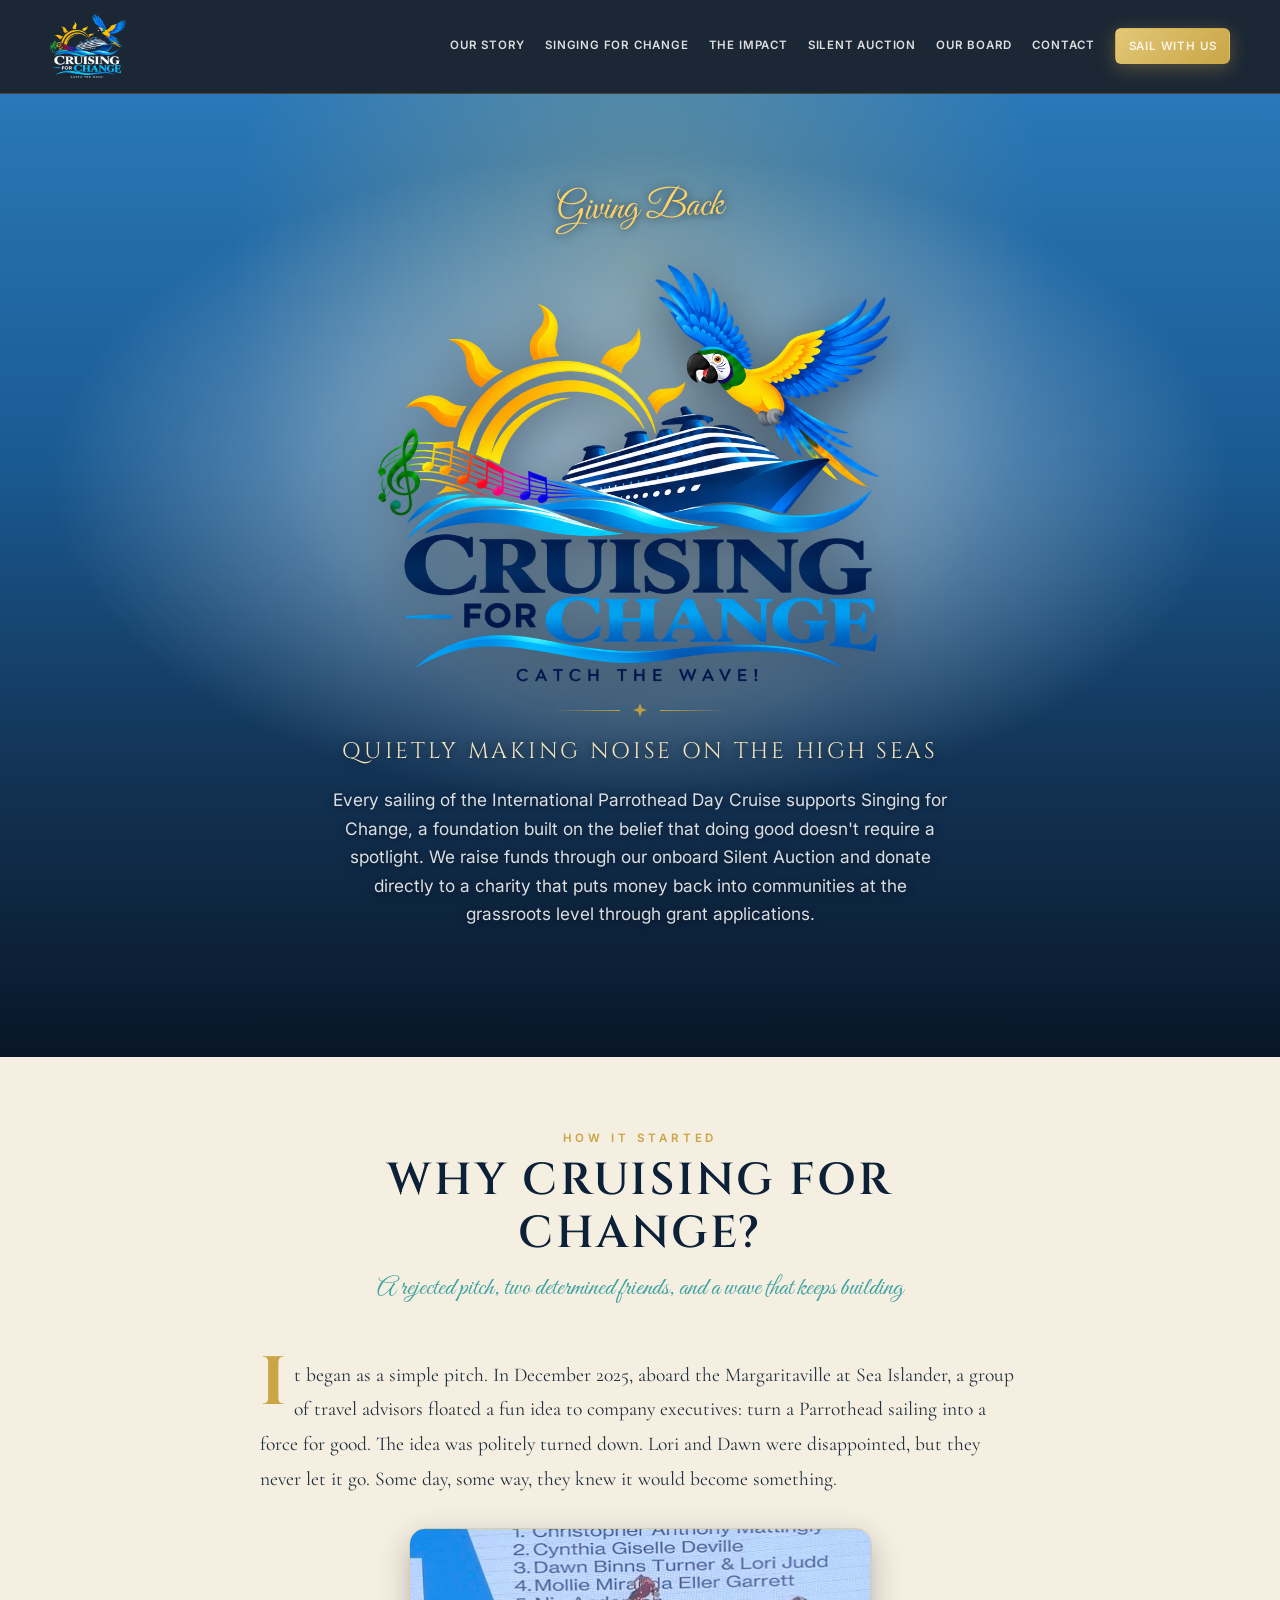
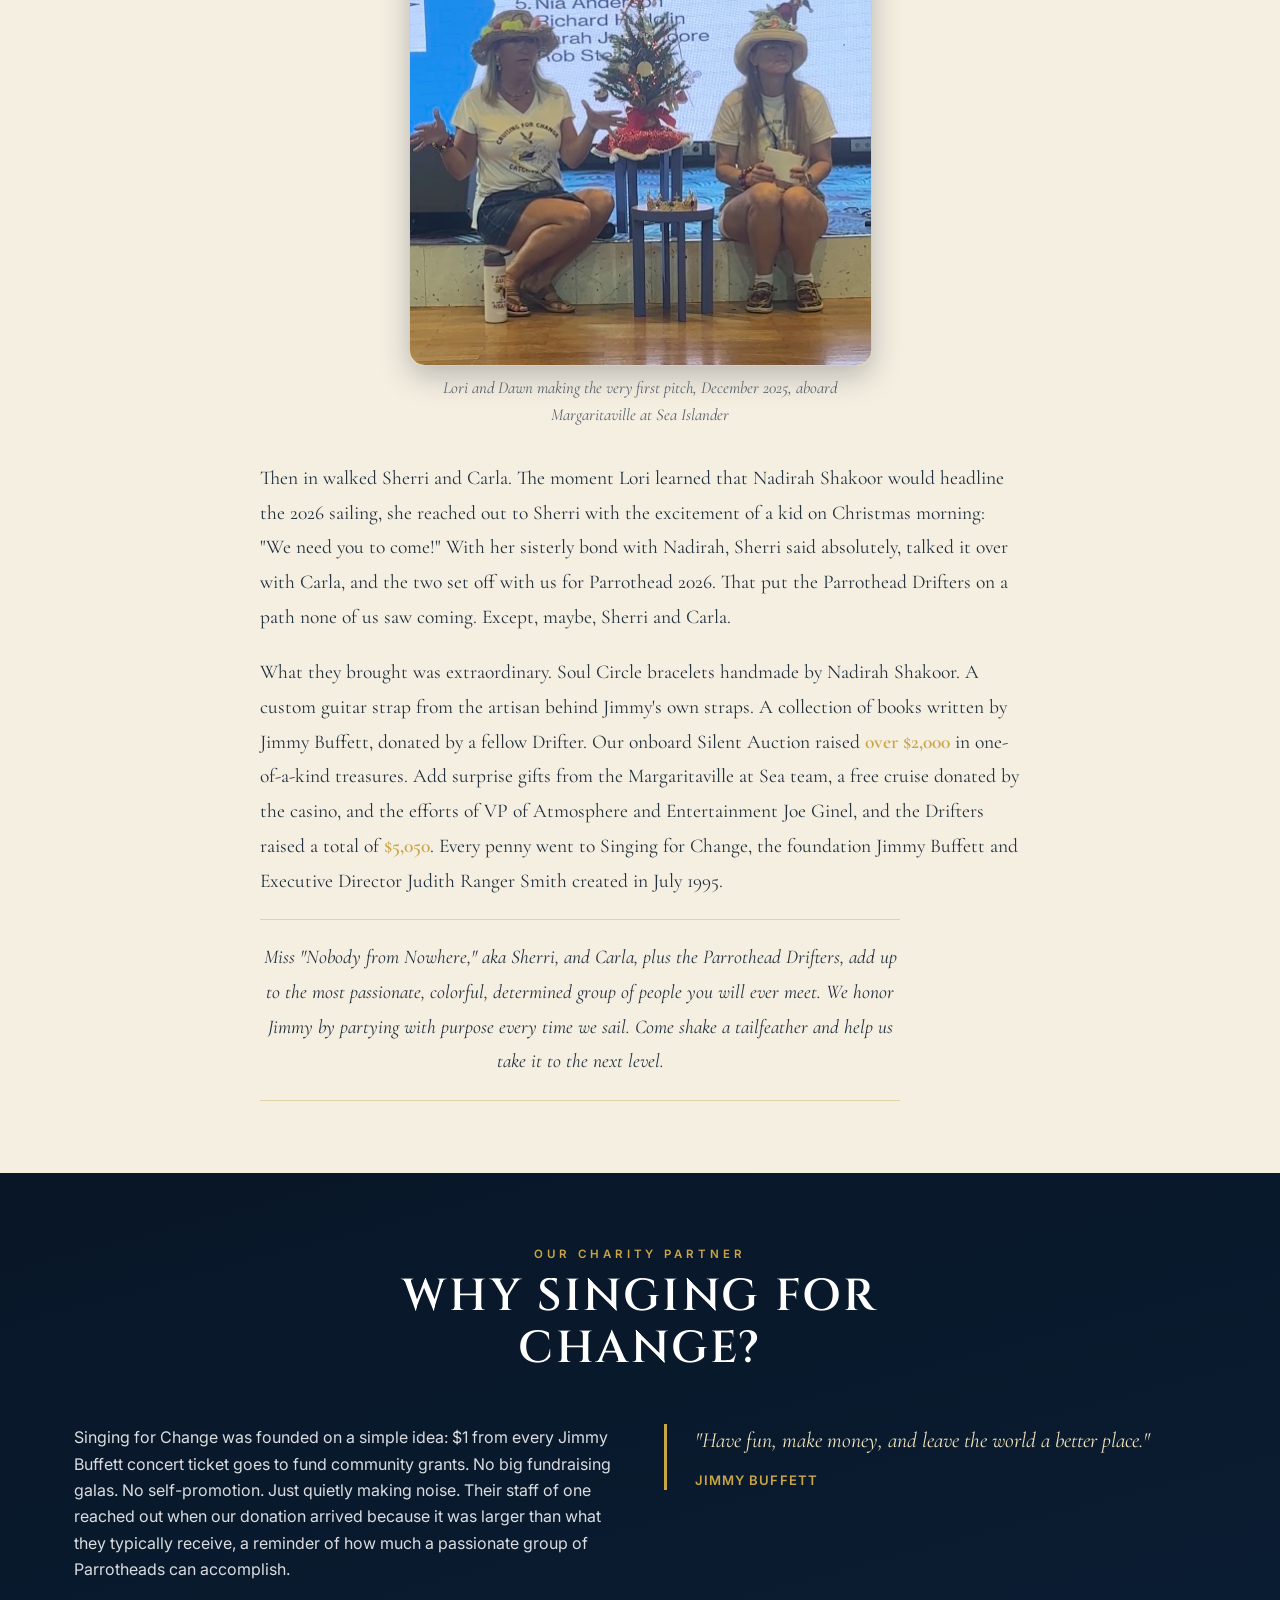
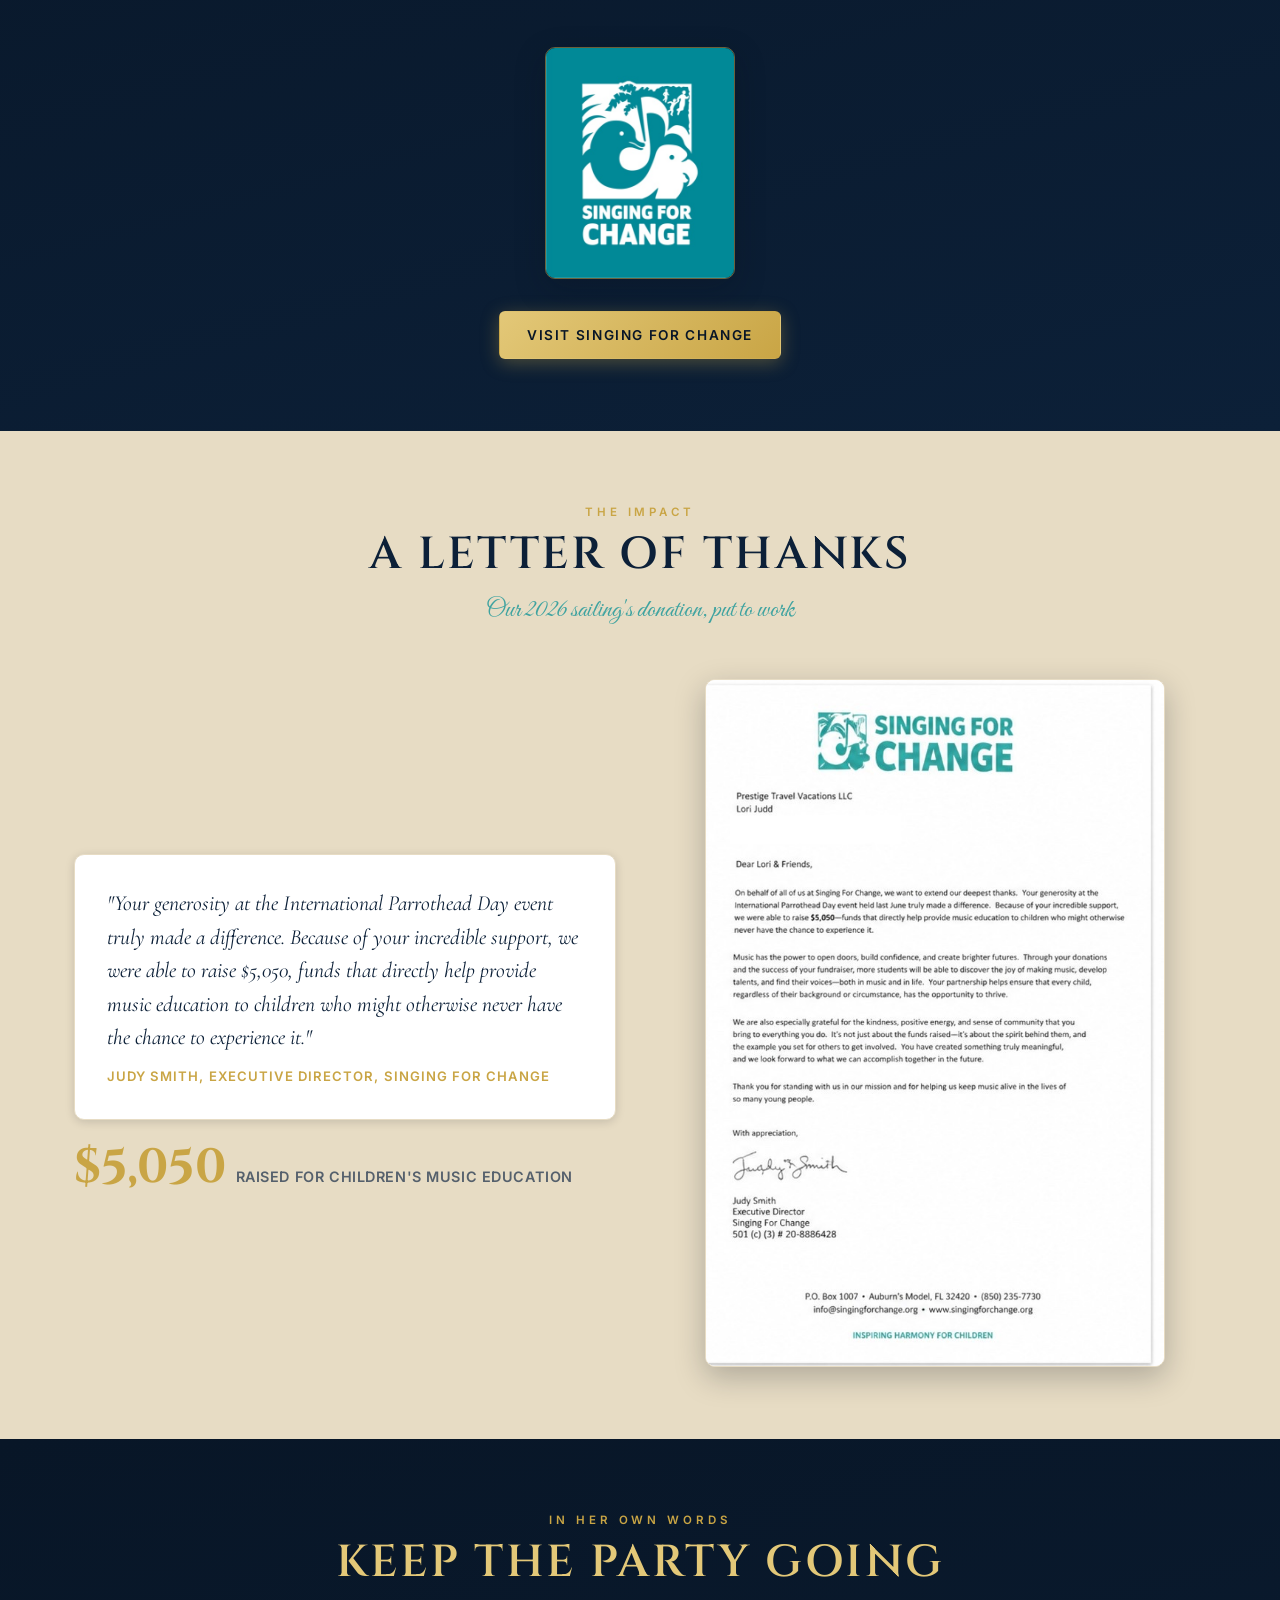
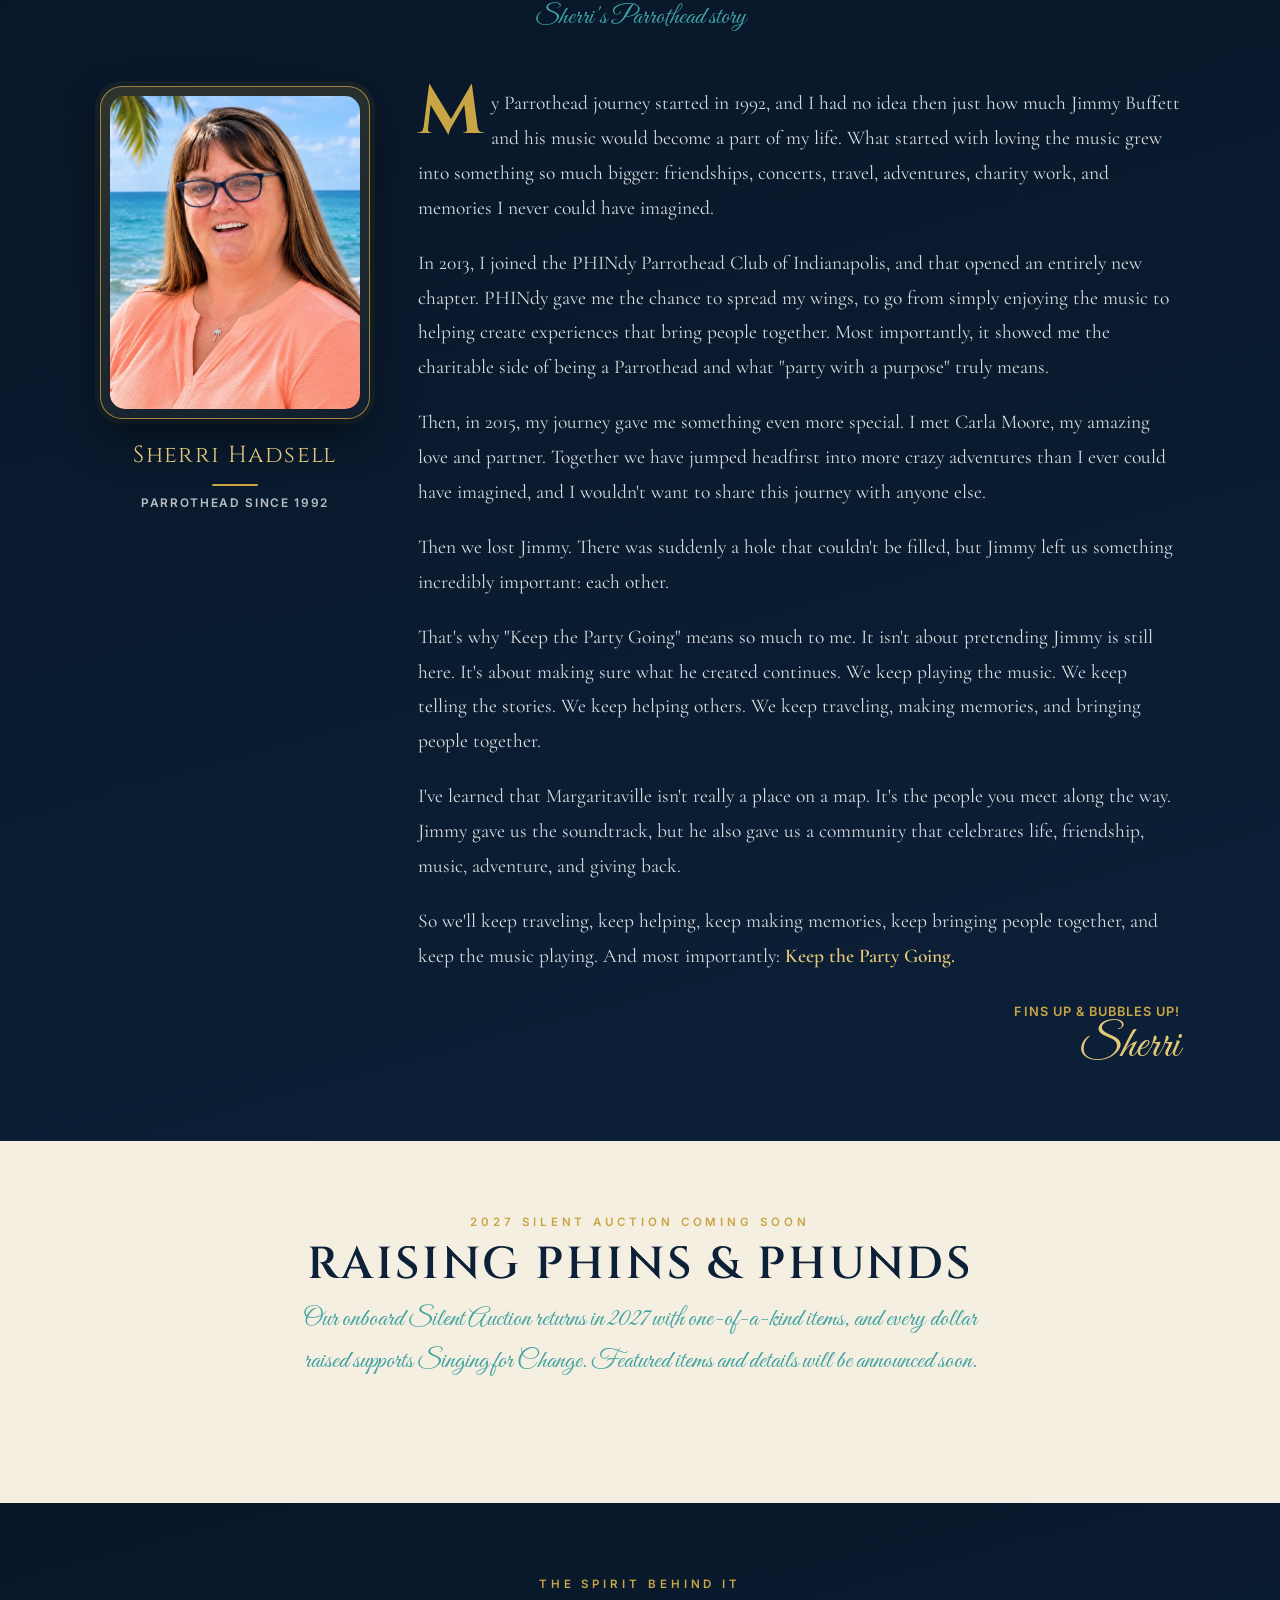
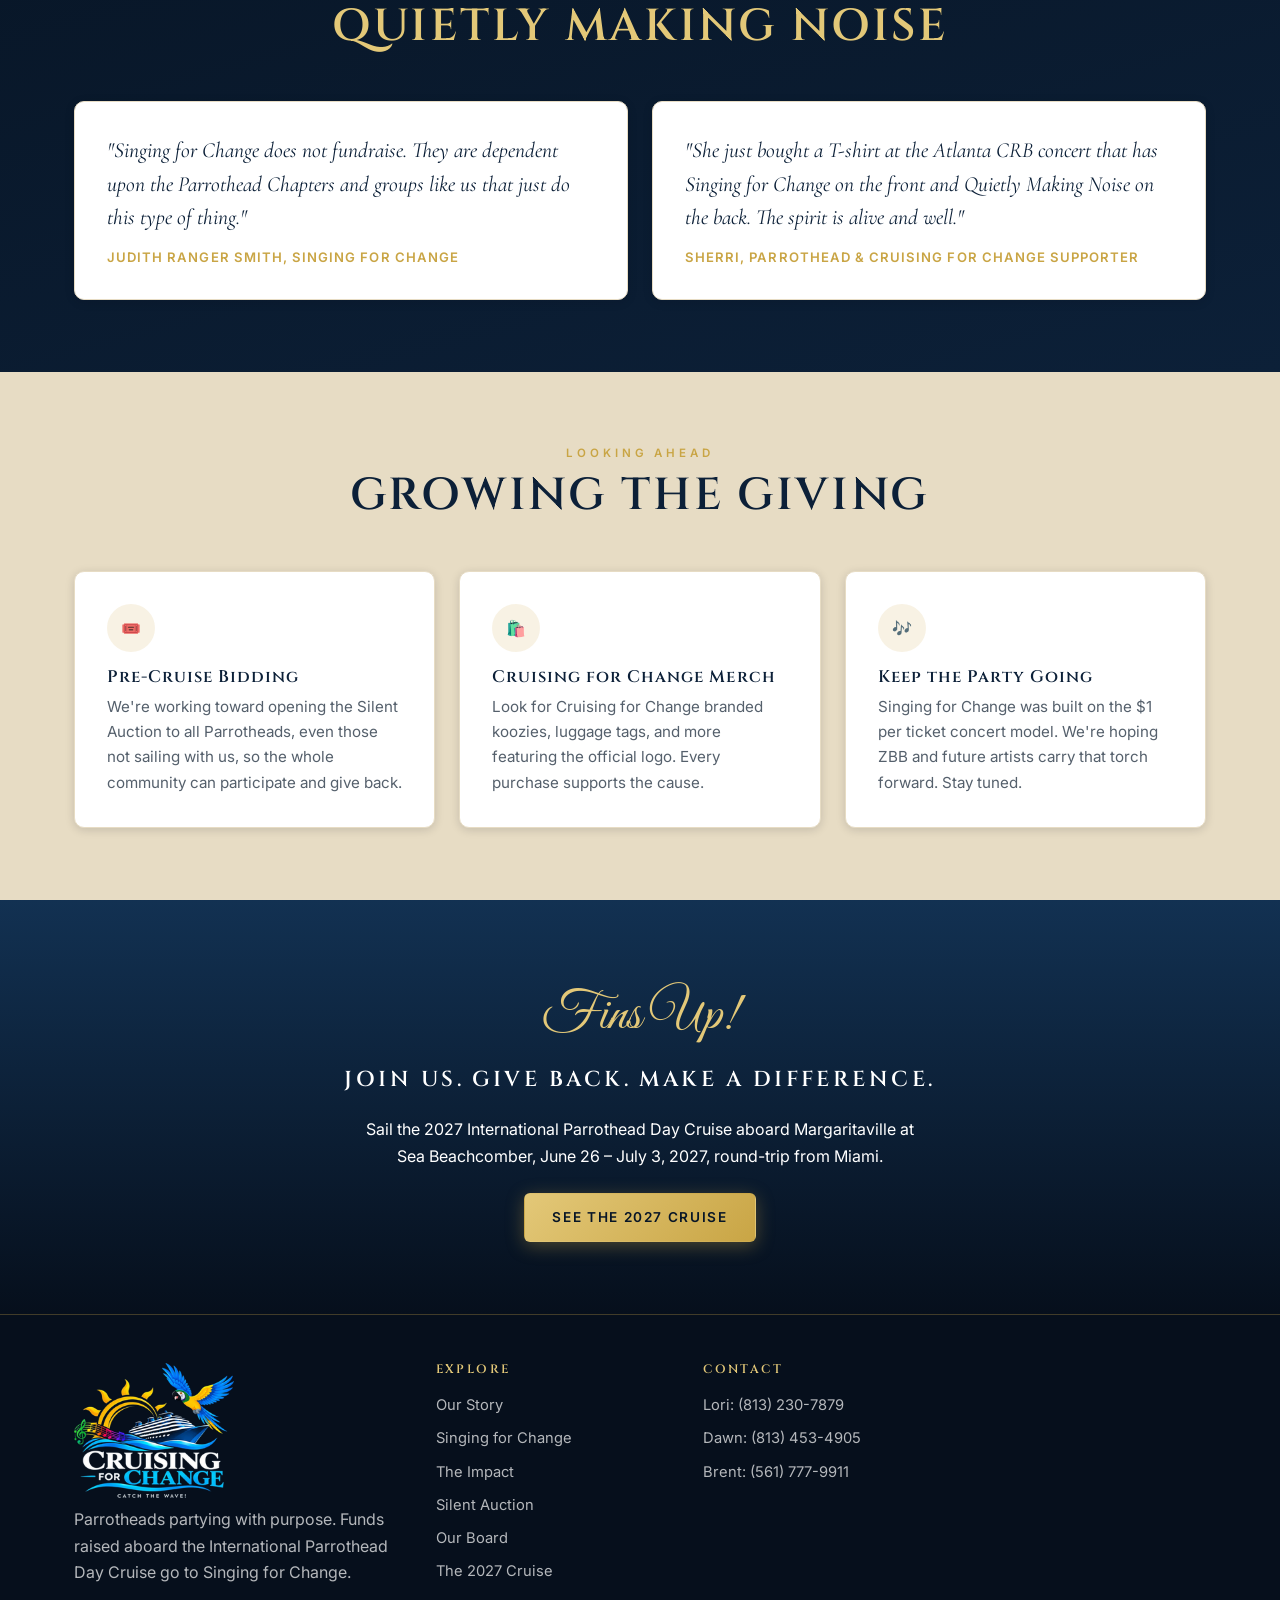
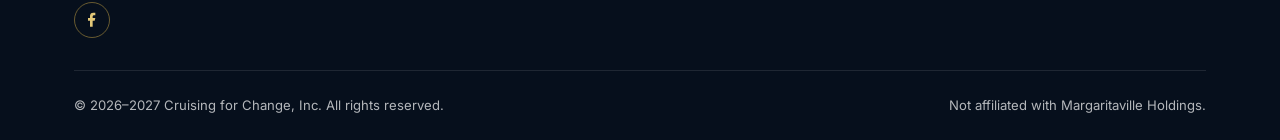
<file: public/index.html>
<!DOCTYPE html>
<html lang="en">
<head>
<meta charset="UTF-8">
<meta name="viewport" content="width=device-width, initial-scale=1.0">
<title>Cruising for Change | Partying with Purpose on the High Seas</title>
<meta name="description" content="Cruising for Change: how the Parrothead Drifters raised $5,050 for Singing for Change aboard Margaritaville at Sea, and how the 2027 International Parrothead Day Cruise keeps the party going with purpose.">
<link rel="canonical" href="https://cruisingforchange.org/">
<meta property="og:type" content="website">
<meta property="og:site_name" content="Cruising for Change">
<meta property="og:title" content="Cruising for Change | Partying with Purpose on the High Seas">
<meta property="og:description" content="Parrotheads raising funds for Singing for Change, one sailing at a time. Catch the wave.">
<meta property="og:url" content="https://cruisingforchange.org/">
<meta property="og:image" content="https://cruisingforchange.org/assets/img/og-image.jpg">
<meta property="og:image:width" content="1200">
<meta property="og:image:height" content="630">
<meta property="og:image:alt" content="Cruising for Change logo: a cruise ship, a macaw and a rising sun">
<meta name="twitter:card" content="summary_large_image">
<meta name="twitter:title" content="Cruising for Change | Partying with Purpose on the High Seas">
<meta name="twitter:description" content="Parrotheads raising funds for Singing for Change, one sailing at a time. Catch the wave.">
<meta name="twitter:image" content="https://cruisingforchange.org/assets/img/og-image.jpg">
<link rel="icon" type="image/png" href="assets/img/favicon.png">
<link rel="preconnect" href="https://fonts.googleapis.com">
<link rel="preconnect" href="https://fonts.gstatic.com" crossorigin>
<link href="https://fonts.googleapis.com/css2?family=Cinzel:wght@600;700&family=Cormorant+Garamond:ital,wght@0,500;0,600;1,500&family=Great+Vibes&family=Inter:wght@400;500;600;700&display=swap" rel="stylesheet">
<link rel="stylesheet" href="css/styles.css">
</head>
<body>

<header class="site-header" id="siteHeader">
  <nav class="nav container">
    <a href="#top" class="brand">
      <img class="brand-logo" src="assets/img/cfc-logo-header.png" alt="Cruising for Change: Catch the Wave" width="240" height="202">
    </a>
    <button class="nav-toggle" id="navToggle" aria-label="Toggle navigation" aria-expanded="false" aria-controls="navLinks">
      <svg viewBox="0 0 24 24" fill="none" stroke="currentColor" stroke-width="2"><line x1="3" y1="6" x2="21" y2="6"/><line x1="3" y1="12" x2="21" y2="12"/><line x1="3" y1="18" x2="21" y2="18"/></svg>
    </button>
    <div class="nav-links" id="navLinks">
      <a href="#story">Our Story</a>
      <a href="#partner">Singing for Change</a>
      <a href="#impact">The Impact</a>
      <a href="#auction">Silent Auction</a>
      <a href="board.html">Our Board</a>
      <a href="#contact">Contact</a>
      <a href="https://parrotheadscruise.com/" class="btn btn-gold">Sail With Us</a>
    </div>
  </nav>
</header>

<main id="top">

  <section class="hero charity-hero">
    <div class="container">
      <div class="hero-inner" style="max-width: 760px; margin: 0 auto; text-align: center;">
        <span class="hero-script">Giving Back</span>
        <h1 class="visually-hidden">Cruising for Change</h1>
        <img class="cfc-logo-float" src="assets/img/cfc-logo-transparent.png" alt="Cruising for Change: Catch the Wave" width="1200" height="800">
        <div class="hero-rule" style="justify-content: center;">
          <svg width="14" height="14" viewBox="0 0 14 14" fill="currentColor" aria-hidden="true"><path d="M7 0l1.8 5.2L14 7l-5.2 1.8L7 14 5.2 8.8 0 7l5.2-1.8z"/></svg>
        </div>
        <p class="hero-dates">QUIETLY MAKING NOISE ON THE HIGH SEAS</p>
        <p class="hero-lede" style="max-width: 620px; margin-left: auto; margin-right: auto;">Every sailing of the International Parrothead Day Cruise supports Singing for Change, a foundation built on the belief that doing good doesn't require a spotlight. We raise funds through our onboard Silent Auction and donate directly to a charity that puts money back into communities at the grassroots level through grant applications.</p>
      </div>
    </div>
  </section>

  <section id="story">
    <div class="container">
      <div class="section-head">
        <span class="eyebrow">How It Started</span>
        <h2>Why Cruising for Change?</h2>
        <p class="tagline">A rejected pitch, two determined friends, and a wave that keeps building</p>
      </div>
      <div class="story story-prose">
        <p>It began as a simple pitch. In December 2025, aboard the Margaritaville at Sea Islander, a group of travel advisors floated a fun idea to company executives: turn a Parrothead sailing into a force for good. The idea was politely turned down. Lori and Dawn were disappointed, but they never let it go. Some day, some way, they knew it would become something.</p>
        <figure class="pitch-photo">
          <img src="assets/img/pitch-2025.jpg" alt="Lori and Dawn in Cruising for Change shirts making the first pitch aboard Margaritaville at Sea Islander, December 2025" width="463" height="437" loading="lazy" onerror="this.closest('figure').hidden = true">
          <figcaption>Lori and Dawn making the very first pitch, December 2025, aboard Margaritaville at Sea Islander</figcaption>
        </figure>
        <p>Then in walked Sherri and Carla. The moment Lori learned that Nadirah Shakoor would headline the 2026 sailing, she reached out to Sherri with the excitement of a kid on Christmas morning: "We need you to come!" With her sisterly bond with Nadirah, Sherri said absolutely, talked it over with Carla, and the two set off with us for Parrothead 2026. That put the Parrothead Drifters on a path none of us saw coming. Except, maybe, Sherri and Carla.</p>
        <p>What they brought was extraordinary. Soul Circle bracelets handmade by Nadirah Shakoor. A custom guitar strap from the artisan behind Jimmy's own straps. A collection of books written by Jimmy Buffett, donated by a fellow Drifter. Our onboard Silent Auction raised <strong>over $2,000</strong> in one-of-a-kind treasures. Add surprise gifts from the Margaritaville at Sea team, a free cruise donated by the casino, and the efforts of VP of Atmosphere and Entertainment Joe Ginel, and the Drifters raised a total of <strong>$5,050</strong>. Every penny went to Singing for Change, the foundation Jimmy Buffett and Executive Director Judith Ranger Smith created in July 1995.</p>
        <p class="story-highlight">Miss "Nobody from Nowhere," aka Sherri, and Carla, plus the Parrothead Drifters, add up to the most passionate, colorful, determined group of people you will ever meet. We honor Jimmy by partying with purpose every time we sail. Come shake a tailfeather and help us take it to the next level.</p>
      </div>
    </div>
  </section>

  <section class="bg-navy" id="partner">
    <div class="container">
      <div class="section-head">
        <span class="eyebrow">Our Charity Partner</span>
        <h2>Why Singing for Change?</h2>
      </div>
      <div class="grid grid-2" style="gap: var(--space-5); align-items: flex-start;">
        <div>
          <p>Singing for Change was founded on a simple idea: $1 from every Jimmy Buffett concert ticket goes to fund community grants. No big fundraising galas. No self-promotion. Just quietly making noise. Their staff of one reached out when our donation arrived because it was larger than what they typically receive, a reminder of how much a passionate group of Parrotheads can accomplish.</p>
        </div>
        <blockquote class="quote-card">"Have fun, make money, and leave the world a better place."<span class="quote-attribution">Jimmy Buffett</span></blockquote>
      </div>
      <div style="text-align: center; margin-top: var(--space-5);">
        <a href="https://www.singingforchange.org/" target="_blank" rel="noopener" aria-label="Singing for Change" style="display: inline-block;">
          <img class="sfc-logo" src="assets/img/singing-for-change.jpg" alt="Singing for Change logo" loading="lazy">
        </a>
        <div style="margin-top: var(--space-3);">
          <a href="https://www.singingforchange.org/" class="btn btn-gold" target="_blank" rel="noopener">Visit Singing for Change</a>
        </div>
      </div>
    </div>
  </section>

  <section class="bg-cream-dark" id="impact">
    <div class="container">
      <div class="section-head">
        <span class="eyebrow">The Impact</span>
        <h2>A Letter of Thanks</h2>
        <p class="tagline">Our 2026 sailing's donation, put to work</p>
      </div>
      <div class="grid grid-2" style="gap: var(--space-5); align-items: center;">
        <div>
          <div class="card quote-card">
            <blockquote>"Your generosity at the International Parrothead Day event truly made a difference. Because of your incredible support, we were able to raise $5,050, funds that directly help provide music education to children who might otherwise never have the chance to experience it."</blockquote>
            <span class="quote-attribution">Judy Smith, Executive Director, Singing for Change</span>
          </div>
          <div class="impact-stat">
            <span class="impact-num">$5,050</span>
            <span class="impact-label">raised for children's music education</span>
          </div>
        </div>
        <a href="assets/img/sfc-thank-you-letter.jpg" target="_blank" rel="noopener" class="letter-frame" title="View the full letter">
          <img src="assets/img/sfc-thank-you-letter.jpg" alt="Thank-you letter from Singing for Change acknowledging a $5,050 donation raised at the International Parrothead Day cruise" loading="lazy">
        </a>
      </div>
    </div>
  </section>

  <section class="bg-navy" id="sherri">
    <div class="container">
      <div class="section-head">
        <span class="eyebrow">In Her Own Words</span>
        <h2 style="color: var(--gold-light);">Keep the Party Going</h2>
        <p class="tagline">Sherri's Parrothead story</p>
      </div>
      <div class="story-split">
      <aside class="story-portrait">
        <div class="portrait-frame"><img src="assets/img/sherri-story.jpg" alt="Portrait of Sherri Hadsell on the beach with a palm frond and the ocean behind her" width="800" height="1000" loading="lazy"></div>
        <div class="portrait-cap"><span class="portrait-name">Sherri Hadsell</span><span class="portrait-role">Parrothead since 1992</span></div>
      </aside>
      <div class="story story-prose">
        <p>My Parrothead journey started in 1992, and I had no idea then just how much Jimmy Buffett and his music would become a part of my life. What started with loving the music grew into something so much bigger: friendships, concerts, travel, adventures, charity work, and memories I never could have imagined.</p>
        <p>In 2013, I joined the PHINdy Parrothead Club of Indianapolis, and that opened an entirely new chapter. PHINdy gave me the chance to spread my wings, to go from simply enjoying the music to helping create experiences that bring people together. Most importantly, it showed me the charitable side of being a Parrothead and what "party with a purpose" truly means.</p>
        <p>Then, in 2015, my journey gave me something even more special. I met Carla Moore, my amazing love and partner. Together we have jumped headfirst into more crazy adventures than I ever could have imagined, and I wouldn't want to share this journey with anyone else.</p>
        <p>Then we lost Jimmy. There was suddenly a hole that couldn't be filled, but Jimmy left us something incredibly important: each other.</p>
        <p>That's why "Keep the Party Going" means so much to me. It isn't about pretending Jimmy is still here. It's about making sure what he created continues. We keep playing the music. We keep telling the stories. We keep helping others. We keep traveling, making memories, and bringing people together.</p>
        <p>I've learned that Margaritaville isn't really a place on a map. It's the people you meet along the way. Jimmy gave us the soundtrack, but he also gave us a community that celebrates life, friendship, music, adventure, and giving back.</p>
        <p>So we'll keep traveling, keep helping, keep making memories, keep bringing people together, and keep the music playing. And most importantly: <strong>Keep the Party Going.</strong></p>
        <div class="story-sign">
          <span class="fins">Fins Up &amp; Bubbles Up!</span>
          <span class="name">Sherri</span>
        </div>
      </div>
      </div>
    </div>
  </section>

  <section id="auction">
    <div class="container">
      <div class="section-head">
        <span class="eyebrow">2027 Silent Auction Coming Soon</span>
        <h2>Raising Phins &amp; Phunds</h2>
        <p class="tagline">Our onboard Silent Auction returns in 2027 with one-of-a-kind items, and every dollar raised supports Singing for Change. Featured items and details will be announced soon.</p>
      </div>
    </div>
  </section>

  <section class="bg-navy">
    <div class="container">
      <div class="section-head">
        <span class="eyebrow">The Spirit Behind It</span>
        <h2 style="color: var(--gold-light);">Quietly Making Noise</h2>
      </div>
      <div class="grid grid-2">
        <div class="card quote-card">
          <blockquote>"Singing for Change does not fundraise. They are dependent upon the Parrothead Chapters and groups like us that just do this type of thing."</blockquote>
          <span class="quote-attribution">Judith Ranger Smith, Singing for Change</span>
        </div>
        <div class="card quote-card">
          <blockquote>"She just bought a T-shirt at the Atlanta CRB concert that has Singing for Change on the front and Quietly Making Noise on the back. The spirit is alive and well."</blockquote>
          <span class="quote-attribution">Sherri, Parrothead &amp; Cruising for Change Supporter</span>
        </div>
      </div>
    </div>
  </section>

  <section class="bg-cream-dark">
    <div class="container">
      <div class="section-head">
        <span class="eyebrow">Looking Ahead</span>
        <h2>Growing the Giving</h2>
      </div>
      <div class="grid grid-3">
        <div class="card">
          <div class="card-icon">🎟️</div>
          <h3>Pre-Cruise Bidding</h3>
          <p>We're working toward opening the Silent Auction to all Parrotheads, even those not sailing with us, so the whole community can participate and give back.</p>
        </div>
        <div class="card">
          <div class="card-icon">🛍️</div>
          <h3>Cruising for Change Merch</h3>
          <p>Look for Cruising for Change branded koozies, luggage tags, and more featuring the official logo. Every purchase supports the cause.</p>
        </div>
        <div class="card">
          <div class="card-icon">🎶</div>
          <h3>Keep the Party Going</h3>
          <p>Singing for Change was built on the $1 per ticket concert model. We're hoping ZBB and future artists carry that torch forward. Stay tuned.</p>
        </div>
      </div>
    </div>
  </section>

</main>

<div class="footer-cta">
  <div class="container">
    <span class="fins">Fins Up!</span>
    <h2>Join Us. Give Back. Make a Difference.</h2>
    <p style="max-width: 560px; margin: 0 auto var(--space-3);">Sail the 2027 International Parrothead Day Cruise aboard Margaritaville at Sea Beachcomber, June 26 &ndash; July 3, 2027, round-trip from Miami.</p>
    <a href="https://parrotheadscruise.com/" class="btn btn-gold">See the 2027 Cruise</a>
  </div>
</div>

<footer class="site-footer" id="contact">
  <div class="container">
    <div class="footer-grid">
      <div class="footer-col">
        <div class="footer-brand">
          <img class="footer-logo" src="assets/img/cfc-logo-header.png" alt="Cruising for Change: Catch the Wave" width="240" height="202">
        </div>
        <p>Parrotheads partying with purpose. Funds raised aboard the International Parrothead Day Cruise go to Singing for Change.</p>
        <div class="social-links">
          <a href="https://www.facebook.com/profile.php?id=61576907030561" target="_blank" rel="noopener" aria-label="Facebook"><svg viewBox="0 0 24 24" fill="currentColor"><path d="M13 22v-9h3l1-4h-4V7c0-1.1.9-2 2-2h2V1h-3a5 5 0 0 0-5 5v3H6v4h3v9z"/></svg></a>
        </div>
      </div>
      <div class="footer-col">
        <h4>Explore</h4>
        <ul>
          <li><a href="#story">Our Story</a></li>
          <li><a href="#partner">Singing for Change</a></li>
          <li><a href="#impact">The Impact</a></li>
          <li><a href="#auction">Silent Auction</a></li>
          <li><a href="board.html">Our Board</a></li>
          <li><a href="https://parrotheadscruise.com/">The 2027 Cruise</a></li>
        </ul>
      </div>
      <div class="footer-col">
        <h4>Contact</h4>
        <ul>
          <li><a href="tel:+18132307879">Lori: (813) 230-7879</a></li>
          <li><a href="tel:+18134534905">Dawn: (813) 453-4905</a></li>
          <li><a href="tel:+15617779911">Brent: (561) 777-9911</a></li>
        </ul>
      </div>
    </div>
    <div class="footer-bottom">
      <span>&copy; 2026&ndash;2027 Cruising for Change, Inc. All rights reserved.</span>
      <span>Not affiliated with Margaritaville Holdings.</span>
    </div>
  </div>
</footer>

<script src="js/main.js"></script>
</body>
</html>
</file>
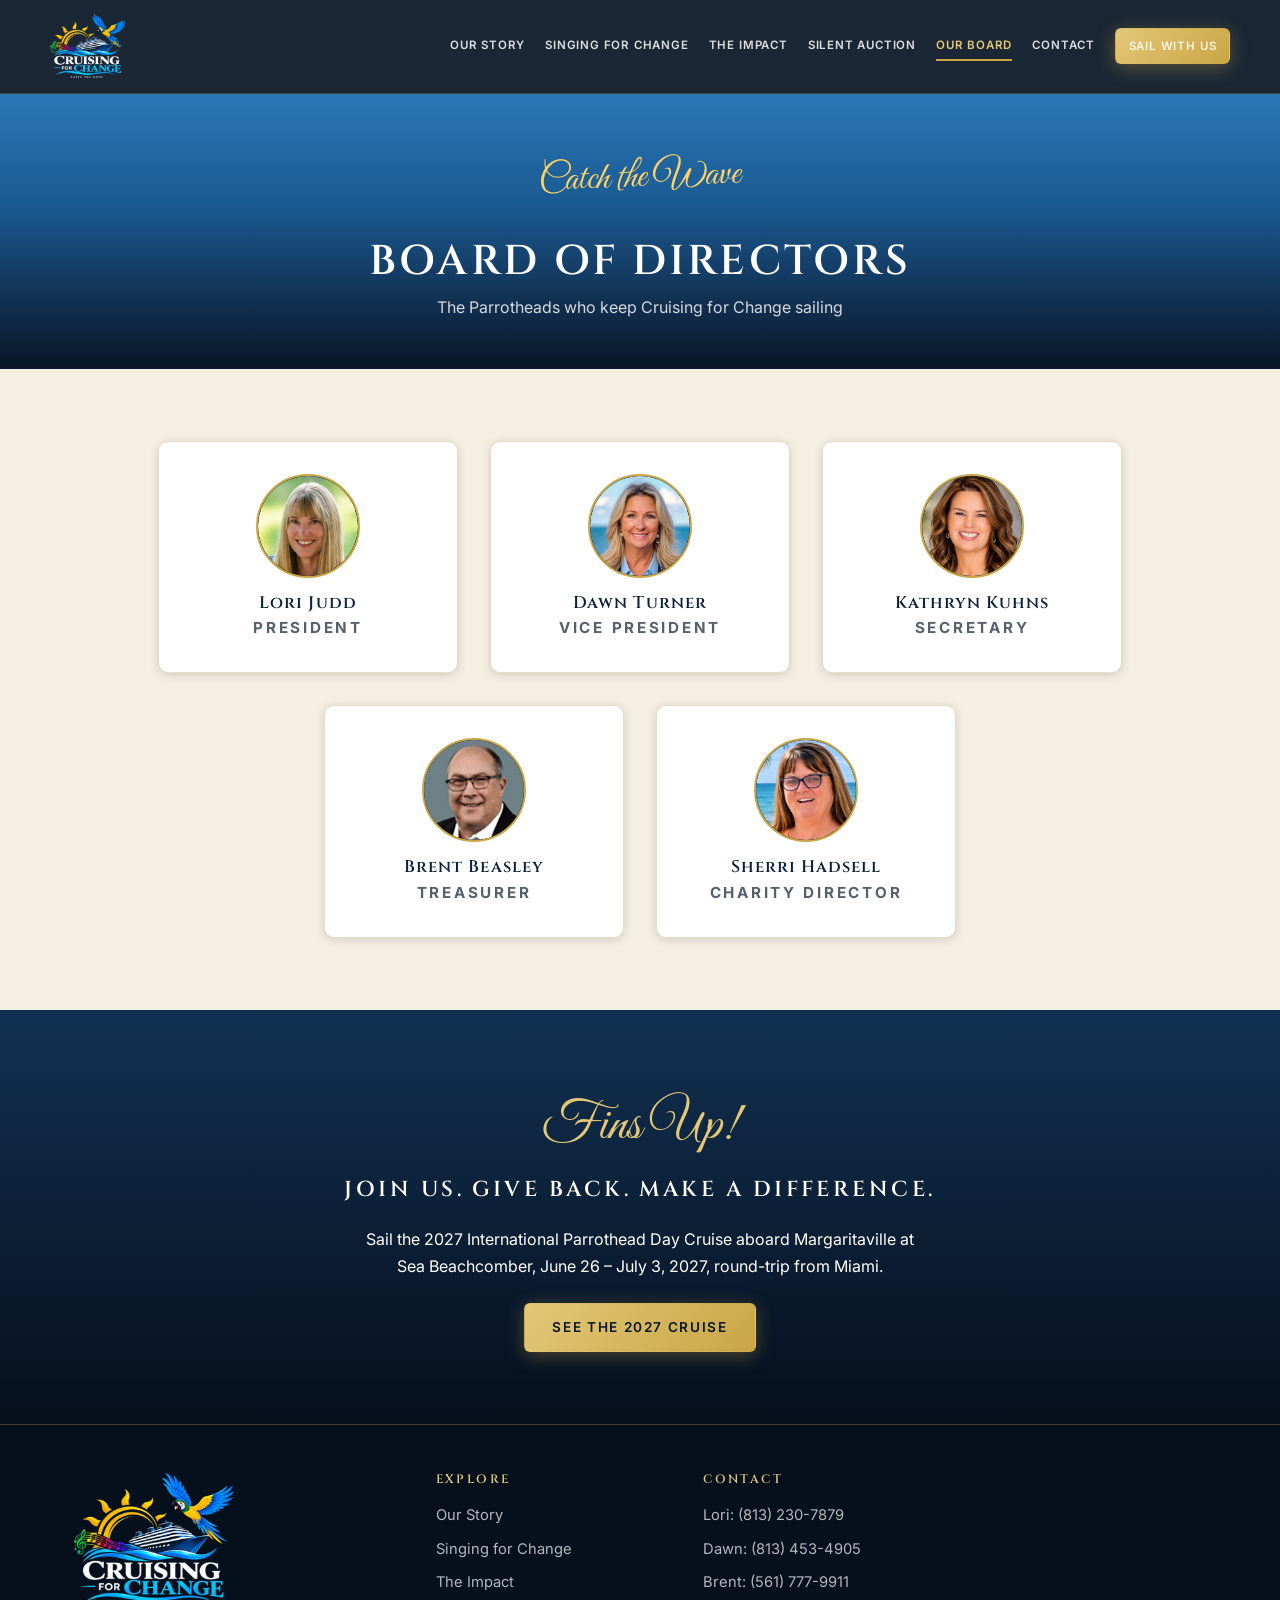
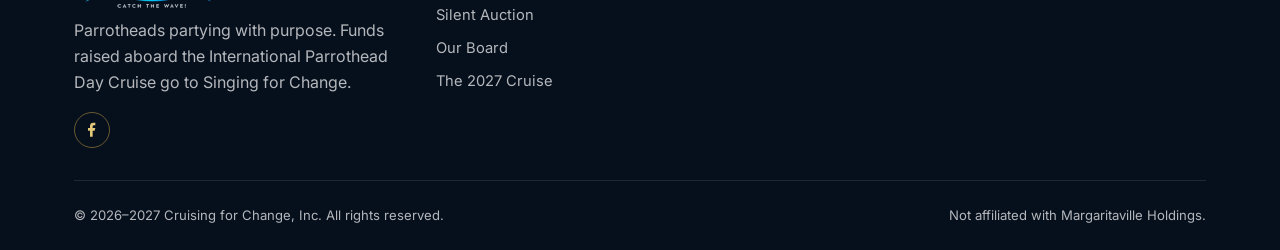
<file: public/board.html>
<!DOCTYPE html>
<html lang="en">
<head>
<meta charset="UTF-8">
<meta name="viewport" content="width=device-width, initial-scale=1.0">
<title>Board of Directors | Cruising for Change</title>
<meta name="description" content="Meet the Cruising for Change board of directors: the Parrotheads who organize our charitable fundraising for Singing for Change.">
<link rel="canonical" href="https://cruisingforchange.org/board">
<meta property="og:type" content="website">
<meta property="og:site_name" content="Cruising for Change">
<meta property="og:title" content="Board of Directors | Cruising for Change">
<meta property="og:description" content="Parrotheads raising funds for Singing for Change, one sailing at a time. Catch the wave.">
<meta property="og:url" content="https://cruisingforchange.org/board">
<meta property="og:image" content="https://cruisingforchange.org/assets/img/og-image.jpg">
<meta property="og:image:width" content="1200">
<meta property="og:image:height" content="630">
<meta property="og:image:alt" content="Cruising for Change logo: a cruise ship, a macaw and a rising sun">
<meta name="twitter:card" content="summary_large_image">
<meta name="twitter:title" content="Board of Directors | Cruising for Change">
<meta name="twitter:description" content="Parrotheads raising funds for Singing for Change, one sailing at a time. Catch the wave.">
<meta name="twitter:image" content="https://cruisingforchange.org/assets/img/og-image.jpg">
<link rel="icon" type="image/png" href="assets/img/favicon.png">
<link rel="preconnect" href="https://fonts.googleapis.com">
<link rel="preconnect" href="https://fonts.gstatic.com" crossorigin>
<link href="https://fonts.googleapis.com/css2?family=Cinzel:wght@600;700&family=Cormorant+Garamond:ital,wght@0,500;0,600;1,500&family=Great+Vibes&family=Inter:wght@400;500;600;700&display=swap" rel="stylesheet">
<link rel="stylesheet" href="css/styles.css">
</head>
<body>

<header class="site-header" id="siteHeader">
  <nav class="nav container">
    <a href="index.html" class="brand">
      <img class="brand-logo" src="assets/img/cfc-logo-header.png" alt="Cruising for Change: Catch the Wave" width="240" height="202">
    </a>
    <button class="nav-toggle" id="navToggle" aria-label="Toggle navigation" aria-expanded="false" aria-controls="navLinks">
      <svg viewBox="0 0 24 24" fill="none" stroke="currentColor" stroke-width="2"><line x1="3" y1="6" x2="21" y2="6"/><line x1="3" y1="12" x2="21" y2="12"/><line x1="3" y1="18" x2="21" y2="18"/></svg>
    </button>
    <div class="nav-links" id="navLinks">
      <a href="index.html#story">Our Story</a>
      <a href="index.html#partner">Singing for Change</a>
      <a href="index.html#impact">The Impact</a>
      <a href="index.html#auction">Silent Auction</a>
      <a href="board.html" aria-current="page">Our Board</a>
      <a href="#contact">Contact</a>
      <a href="https://parrotheadscruise.com/" class="btn btn-gold">Sail With Us</a>
    </div>
  </nav>
</header>

<main id="top">

  <section class="page-hero board-hero">
    <div class="container">
      <span class="hero-script">Catch the Wave</span>
      <h1>Board of Directors</h1>
      <p>The Parrotheads who keep Cruising for Change sailing</p>
    </div>
  </section>

  <section>
    <div class="container">
      <div class="board-grid">
        <div class="card team-card">
          <div class="avatar avatar-photo"><img src="assets/img/board-lori-judd.jpg?v=2" alt="Lori Judd" width="312" height="312"></div>
          <h3>Lori Judd</h3>
          <p class="team-role">President</p>
        </div>
        <div class="card team-card">
          <div class="avatar avatar-photo"><img src="assets/img/board-dawn-turner.jpg" alt="Dawn Turner" width="312" height="312"></div>
          <h3>Dawn Turner</h3>
          <p class="team-role">Vice President</p>
        </div>
        <div class="card team-card">
          <div class="avatar avatar-photo"><img src="assets/img/board-kathryn-kuhns.jpg" alt="Kathryn Kuhns" width="312" height="312"></div>
          <h3>Kathryn Kuhns</h3>
          <p class="team-role">Secretary</p>
        </div>
        <div class="card team-card">
          <div class="avatar avatar-photo"><img src="assets/img/board-brent-beasley.jpg" alt="Brent Beasley" width="312" height="312"></div>
          <h3>Brent Beasley</h3>
          <p class="team-role">Treasurer</p>
        </div>
        <div class="card team-card">
          <div class="avatar avatar-photo"><img src="assets/img/board-sherri-hadsell.jpg" alt="Sherri Hadsell" width="312" height="312"></div>
          <h3>Sherri Hadsell</h3>
          <p class="team-role">Charity Director</p>
        </div>
      </div>
    </div>
  </section>

</main>

<div class="footer-cta">
  <div class="container">
    <span class="fins">Fins Up!</span>
    <h2>Join Us. Give Back. Make a Difference.</h2>
    <p style="max-width: 560px; margin: 0 auto var(--space-3);">Sail the 2027 International Parrothead Day Cruise aboard Margaritaville at Sea Beachcomber, June 26 &ndash; July 3, 2027, round-trip from Miami.</p>
    <a href="https://parrotheadscruise.com/" class="btn btn-gold">See the 2027 Cruise</a>
  </div>
</div>

<footer class="site-footer" id="contact">
  <div class="container">
    <div class="footer-grid">
      <div class="footer-col">
        <div class="footer-brand">
          <img class="footer-logo" src="assets/img/cfc-logo-header.png" alt="Cruising for Change: Catch the Wave" width="240" height="202">
        </div>
        <p>Parrotheads partying with purpose. Funds raised aboard the International Parrothead Day Cruise go to Singing for Change.</p>
        <div class="social-links">
          <a href="https://www.facebook.com/profile.php?id=61576907030561" target="_blank" rel="noopener" aria-label="Facebook"><svg viewBox="0 0 24 24" fill="currentColor"><path d="M13 22v-9h3l1-4h-4V7c0-1.1.9-2 2-2h2V1h-3a5 5 0 0 0-5 5v3H6v4h3v9z"/></svg></a>
        </div>
      </div>
      <div class="footer-col">
        <h4>Explore</h4>
        <ul>
          <li><a href="index.html#story">Our Story</a></li>
          <li><a href="index.html#partner">Singing for Change</a></li>
          <li><a href="index.html#impact">The Impact</a></li>
          <li><a href="index.html#auction">Silent Auction</a></li>
          <li><a href="board.html">Our Board</a></li>
          <li><a href="https://parrotheadscruise.com/">The 2027 Cruise</a></li>
        </ul>
      </div>
      <div class="footer-col">
        <h4>Contact</h4>
        <ul>
          <li><a href="tel:+18132307879">Lori: (813) 230-7879</a></li>
          <li><a href="tel:+18134534905">Dawn: (813) 453-4905</a></li>
          <li><a href="tel:+15617779911">Brent: (561) 777-9911</a></li>
        </ul>
      </div>
    </div>
    <div class="footer-bottom">
      <span>&copy; 2026&ndash;2027 Cruising for Change, Inc. All rights reserved.</span>
      <span>Not affiliated with Margaritaville Holdings.</span>
    </div>
  </div>
</footer>

<script src="js/main.js"></script>
</body>
</html>
</file>
<file: public/css/styles.css>
/* ===========================================================
   International Parrothead Day Cruise 2027 - Design System
   Premium navy & gold nautical theme
   =========================================================== */

:root {
  /* Palette */
  --navy-950: #060f1c;
  --navy-900: #081627;
  --navy-800: #0c2038;
  --navy-700: #123152;
  --navy-600: #1a4066;
  --gold: #c9a545;
  --gold-light: #e3c878;
  --gold-pale: #f0e3bb;
  --cream: #f5efe2;
  --cream-dark: #e7dcc4;
  --ink: #22303d;
  --ink-soft: #55606c;
  --white: #ffffff;
  --teal-accent: #3fa3a0;
  --coral: #f0704f;
  --sunny: #ffd166;

  --font-display: "Cinzel", "Trajan Pro", Georgia, serif;
  --font-serif: "Cormorant Garamond", Georgia, serif;
  --font-script: "Great Vibes", cursive;
  --font-body: "Inter", -apple-system, BlinkMacSystemFont, "Segoe UI", sans-serif;

  --container-width: 1180px;
  --radius-sm: 6px;
  --radius-md: 10px;
  --radius-lg: 16px;
  --shadow-sm: 0 2px 10px rgba(6, 15, 28, 0.15);
  --shadow-md: 0 10px 30px rgba(6, 15, 28, 0.25);
  --shadow-gold: 0 4px 18px rgba(201, 165, 69, 0.35);

  --space-1: 0.5rem;
  --space-2: 1rem;
  --space-3: 1.5rem;
  --space-4: 2rem;
  --space-5: 3rem;
  --space-6: 4.5rem;
  --space-7: 6rem;
}

/* -----------------------------------------------------------
   Reset
   ----------------------------------------------------------- */
*, *::before, *::after { box-sizing: border-box; }
html { scroll-behavior: smooth; }
body {
  margin: 0;
  font-family: var(--font-body);
  color: var(--ink);
  background: var(--cream);
  line-height: 1.65;
  -webkit-font-smoothing: antialiased;
}
img { max-width: 100%; display: block; }
a { color: inherit; text-decoration: none; }
ul { margin: 0; padding: 0; list-style: none; }
h1, h2, h3, h4 {
  font-family: var(--font-display);
  color: var(--navy-800);
  line-height: 1.18;
  margin: 0 0 var(--space-2);
  font-weight: 600;
  letter-spacing: 0.02em;
}
p { margin: 0 0 var(--space-2); }
button { font-family: inherit; }

.container {
  width: 100%;
  max-width: var(--container-width);
  margin: 0 auto;
  padding: 0 var(--space-3);
}

/* Decorative helpers */
.script { font-family: var(--font-script); font-weight: 400; letter-spacing: 0; }
.gold { color: var(--gold); }

.ornament {
  display: flex;
  align-items: center;
  justify-content: center;
  gap: 0.8em;
  color: var(--gold);
  font-size: 0.9rem;
  margin: 0.4em 0 1em;
}
.ornament::before, .ornament::after {
  content: "";
  height: 1px;
  width: 56px;
  background: linear-gradient(to var(--dir, right), transparent, var(--gold));
}
.ornament::after { --dir: left; }

/* Placeholder token for details still pending */
.tbd {
  display: inline-flex;
  align-items: center;
  gap: 0.35em;
  padding: 0.05em 0.5em;
  background: rgba(201, 165, 69, 0.12);
  border: 1px dashed var(--gold);
  border-radius: 5px;
  color: #9a7d2e;
  font-weight: 600;
  font-size: 0.92em;
}
.tbd::before { content: "✎"; font-size: 0.85em; }

/* -----------------------------------------------------------
   Buttons
   ----------------------------------------------------------- */
.btn {
  display: inline-flex;
  align-items: center;
  justify-content: center;
  gap: 0.5em;
  padding: 0.9em 2em;
  border-radius: var(--radius-sm);
  font-weight: 600;
  font-size: 0.85rem;
  letter-spacing: 0.12em;
  text-transform: uppercase;
  border: 1.5px solid transparent;
  cursor: pointer;
  transition: transform 0.15s ease, box-shadow 0.15s ease, background 0.15s ease, color 0.15s ease;
}
.btn-gold {
  background: linear-gradient(135deg, var(--gold-light), var(--gold));
  color: var(--navy-900);
  box-shadow: var(--shadow-gold);
}
.btn-gold:hover { transform: translateY(-2px); box-shadow: 0 8px 24px rgba(201, 165, 69, 0.5); }
.btn-outline-light {
  background: transparent;
  color: var(--white);
  border-color: rgba(255,255,255,0.55);
}
.btn-outline-light:hover { background: rgba(255,255,255,0.12); transform: translateY(-2px); }
.btn-outline-navy {
  background: transparent;
  color: var(--navy-800);
  border-color: var(--navy-800);
}
.btn-outline-navy:hover { background: var(--navy-800); color: var(--gold-pale); }
.btn-block { width: 100%; }

/* -----------------------------------------------------------
   Header / Navigation
   ----------------------------------------------------------- */
.site-header {
  position: sticky;
  top: 0;
  z-index: 100;
  background: rgba(8, 22, 39, 0.92);
  backdrop-filter: blur(10px);
  border-bottom: 1px solid rgba(201, 165, 69, 0.25);
}
.site-header.is-scrolled { box-shadow: var(--shadow-md); }
.nav {
  display: flex;
  align-items: center;
  justify-content: space-between;
  gap: var(--space-3);
  padding: 0.9rem 0;
}
.brand { display: flex; align-items: center; gap: 0.75em; }
.brand-mark {
  width: 48px; height: 48px;
  flex-shrink: 0;
  border-radius: 50%;
  background: var(--white);
  object-fit: contain;
  border: 1.5px solid var(--gold);
}
.brand-text { display: flex; flex-direction: column; line-height: 1.15; }
.brand-text .brand-top {
  font-size: 0.6rem;
  letter-spacing: 0.28em;
  text-transform: uppercase;
  color: var(--gold-light);
  font-weight: 600;
}
.brand-text .brand-main {
  font-family: var(--font-display);
  font-size: 1.02rem;
  font-weight: 700;
  color: var(--white);
  letter-spacing: 0.05em;
}
.brand-text .brand-sub {
  font-size: 0.62rem;
  letter-spacing: 0.3em;
  text-transform: uppercase;
  color: var(--gold);
  font-weight: 600;
}
.nav-links { display: flex; align-items: center; gap: 1.25rem; }
.nav-links a,
.nav-menu-btn {
  font-weight: 600;
  font-size: 0.72rem;
  letter-spacing: 0.07em;
  text-transform: uppercase;
  white-space: nowrap;
  color: rgba(255,255,255,0.85);
  padding: 0.4em 0;
  border-bottom: 2px solid transparent;
  transition: color 0.15s ease, border-color 0.15s ease;
}
/* Dropdown groups in the nav: hover on desktop, click/tap anywhere */
.nav-item { position: relative; }
.nav-menu-btn {
  background: none;
  border: none;
  border-bottom: 2px solid transparent;
  cursor: pointer;
  font-family: inherit;
  display: inline-flex;
  align-items: center;
  gap: 0.45em;
}
.nav-menu-btn .caret { width: 10px; height: 6px; opacity: 0.7; transition: transform 0.15s ease; }
.nav-menu {
  display: none;
  position: absolute;
  top: calc(100% + 8px);
  left: -1rem;
  min-width: 210px;
  background: var(--navy-800);
  border: 1px solid rgba(201, 165, 69, 0.35);
  border-radius: 10px;
  padding: 0.45rem 0;
  box-shadow: var(--shadow-md);
  z-index: 60;
}
.nav-menu::before { content: ""; position: absolute; top: -10px; left: 0; right: 0; height: 10px; }
.nav-menu a {
  display: block;
  padding: 0.7em 1.1rem;
  border-bottom: none;
  letter-spacing: 0.08em;
  font-size: 0.74rem;
  white-space: nowrap;
}
.nav-menu a:hover,
.nav-menu a[aria-current="page"] { color: var(--gold-light); background: rgba(255,255,255,0.05); border-bottom: none; }
.has-menu:hover .nav-menu,
.has-menu.is-open .nav-menu,
.has-menu:focus-within .nav-menu { display: block; }
.has-menu:hover .nav-menu-btn,
.has-menu.is-open .nav-menu-btn,
.has-menu.is-active .nav-menu-btn { color: var(--gold-light); border-bottom-color: var(--gold); }
.has-menu.is-open .caret { transform: rotate(180deg); }
.nav-links a:hover,
.nav-links a[aria-current="page"] {
  color: var(--gold-light);
  border-bottom-color: var(--gold);
}
.nav-links .btn { border-bottom: none; padding: 0.7em 1.1em; white-space: nowrap; }
.nav-links a.btn:hover { color: var(--navy-900); }
.nav-toggle {
  display: none;
  background: none;
  border: none;
  cursor: pointer;
  padding: 0.4em;
}
.nav-toggle svg { width: 26px; height: 26px; color: var(--gold-light); }

/* Seven unwrappable items need ~1120px: below that, the phone menu takes over */
@media (max-width: 1200px) {
  .nav-links {
    position: absolute;
    top: 100%;
    left: 0;
    right: 0;
    flex-direction: column;
    align-items: flex-start;
    gap: 0;
    background: var(--navy-900);
    box-shadow: var(--shadow-md);
    max-height: 0;
    overflow: hidden;
    transition: max-height 0.25s ease;
  }
  .nav-links.is-open { max-height: 760px; }
  .nav-links a {
    width: 100%;
    padding: 1em var(--space-3);
    border-bottom: 1px solid rgba(255,255,255,0.08);
  }
  .nav-links .btn { margin: var(--space-2) var(--space-3); width: auto; }
  /* Groups open flat on phones: the label, then its links indented */
  .nav-item { width: 100%; }
  .nav-menu-btn { width: 100%; padding: 1em var(--space-3); border-bottom: 1px solid rgba(255,255,255,0.08); justify-content: space-between; }
  .nav-menu-btn .caret { display: none; }
  .nav-menu { display: block; position: static; min-width: 0; background: var(--navy-950); border: none; border-radius: 0; padding: 0; box-shadow: none; }
  .nav-menu::before { display: none; }
  .nav-menu a { padding-left: calc(var(--space-3) + 1.25rem); white-space: normal; }
  .nav-toggle { display: inline-flex; }
}

/* -----------------------------------------------------------
   Hero
   ----------------------------------------------------------- */
.hero {
  position: relative;
  background:
    linear-gradient(100deg, rgba(6, 15, 28, 0.94) 0%, rgba(8, 22, 39, 0.72) 38%, rgba(8, 22, 39, 0.15) 75%, rgba(6, 15, 28, 0.35) 100%),
    url("../assets/img/ship-exterior.jpg") right center / cover no-repeat;
  color: var(--white);
  padding: var(--space-7) 0 var(--space-7);
  overflow: hidden;
}
.hero-wrap {
  display: grid;
  grid-template-columns: minmax(0, 640px) auto;
  align-items: center;
  gap: var(--space-5);
  position: relative;
  z-index: 1;
}
.hero-inner { max-width: 640px; position: relative; z-index: 1; }
.hero-logo {
  width: clamp(190px, 25vw, 340px);
  height: auto;
  object-fit: contain;
  filter: drop-shadow(0 16px 36px rgba(0, 0, 0, 0.6)) drop-shadow(0 0 24px rgba(255, 220, 150, 0.25));
  transform: rotate(-7deg);
}
@media (max-width: 860px) {
  .hero-wrap { grid-template-columns: 1fr; }
  .hero-side { justify-self: start; align-items: flex-start; order: -1; }
  .hero-logo { width: 160px; }
}
.hero-script {
  font-family: var(--font-script);
  font-size: clamp(1.7rem, 3.2vw, 2.4rem);
  color: var(--sunny);
  display: block;
  margin-bottom: 0.2em;
  transform: rotate(-2deg);
  transform-origin: left;
}
.hero-state {
  font-family: var(--font-script);
  font-size: clamp(1.4rem, 2.6vw, 1.9rem);
  color: var(--coral);
  margin: 0.2em 0 0.6em;
  transform: rotate(-1.5deg);
}
.hero h1 {
  font-family: var(--font-display);
  color: var(--white);
  font-size: clamp(2rem, 4.6vw, 3.3rem);
  font-weight: 700;
  letter-spacing: 0.04em;
  text-transform: uppercase;
  margin-bottom: 0.15em;
}
.hero h1 .year { color: var(--gold-light); }
.hero-rule {
  display: flex;
  align-items: center;
  gap: 0.8em;
  color: var(--gold);
  margin: 0.6em 0 1em;
}
.hero-rule::before, .hero-rule::after {
  content: "";
  height: 1px;
  width: 70px;
  background: linear-gradient(to right, var(--gold), transparent);
}
.hero-rule::before { background: linear-gradient(to left, var(--gold), transparent); }
.hero-dates {
  font-family: var(--font-display);
  font-size: clamp(1.05rem, 2vw, 1.4rem);
  letter-spacing: 0.12em;
  color: var(--gold-pale);
  margin-bottom: var(--space-2);
}
.hero-lede {
  font-size: 1.08rem;
  color: rgba(255,255,255,0.85);
  max-width: 420px;
  margin-bottom: var(--space-4);
}
.hero-actions { display: flex; flex-wrap: wrap; gap: var(--space-2); }
.hero-side {
  justify-self: end;
  display: flex;
  flex-direction: column;
  align-items: center;
  gap: var(--space-3);
}
.hero-offer {
  display: inline-flex;
  align-items: center;
  gap: 0.8em;
  padding: 0.8em 1.6em;
  border: 1px solid rgba(255, 255, 255, 0.35);
  border-radius: 999px;
  background: linear-gradient(135deg, var(--gold-light), var(--gold));
  box-shadow: 0 10px 30px rgba(0, 0, 0, 0.45), 0 0 24px rgba(201, 165, 69, 0.35);
  color: var(--navy-900);
  font-size: 0.78rem;
  font-weight: 700;
  letter-spacing: 0.09em;
  text-transform: uppercase;
  text-align: left;
}
.hero-offer svg { width: 22px; height: 22px; color: var(--navy-900); flex-shrink: 0; }
.hero-offer span { display: flex; flex-direction: column; line-height: 1.35; }
.hero-offer strong {
  font-family: var(--font-display);
  font-weight: 700;
  font-size: 1.25em;
  letter-spacing: 0.05em;
}
.hero-offer em { font-style: normal; font-weight: 600; opacity: 0.85; font-size: 0.92em; }

/* -----------------------------------------------------------
   Vibes strip
   ----------------------------------------------------------- */
.vibes-strip {
  background: var(--navy-950);
  border-top: 1px solid rgba(201, 165, 69, 0.35);
  border-bottom: 1px solid rgba(201, 165, 69, 0.35);
  padding: 1.1rem 0;
}
.vibes-strip ul {
  display: flex;
  justify-content: center;
  align-items: center;
  flex-wrap: wrap;
  gap: 0.9rem clamp(1rem, 3.5vw, 2.4rem);
}
.vibes-strip li {
  font-family: var(--font-display);
  color: var(--gold-light);
  letter-spacing: 0.22em;
  text-transform: uppercase;
  font-size: 0.82rem;
  font-weight: 600;
  display: flex;
  align-items: center;
  gap: clamp(1rem, 3.5vw, 2.4rem);
}
.vibes-strip li:not(:last-child)::after {
  content: "✦";
  color: var(--gold);
  font-size: 0.7em;
}

/* -----------------------------------------------------------
   Sections
   ----------------------------------------------------------- */
section { padding: var(--space-6) 0; }
.section-head { max-width: 720px; margin: 0 auto var(--space-5); text-align: center; }
.eyebrow {
  display: block;
  font-weight: 600;
  letter-spacing: 0.34em;
  text-transform: uppercase;
  font-size: 0.72rem;
  color: var(--gold);
  margin-bottom: 0.6em;
}
.section-head h2 {
  font-size: clamp(1.9rem, 3.6vw, 2.8rem);
  text-transform: uppercase;
  letter-spacing: 0.06em;
  margin-bottom: 0.15em;
}
.section-head .tagline {
  font-family: var(--font-script);
  font-size: clamp(1.25rem, 2.2vw, 1.6rem);
  color: var(--teal-accent);
  margin: 0;
}
.section-head p:not(.tagline) { color: var(--ink-soft); font-size: 1.02rem; }

.bg-navy { background: linear-gradient(165deg, var(--navy-900), var(--navy-800)); color: rgba(255,255,255,0.85); }
.bg-navy h2, .bg-navy h3 { color: var(--white); }
.bg-navy .section-head p:not(.tagline) { color: rgba(255,255,255,0.7); }
.bg-cream-dark { background: var(--cream-dark); }

/* Grids */
.grid { display: grid; gap: var(--space-3); }
.grid-2 { grid-template-columns: repeat(2, 1fr); }
.grid-3 { grid-template-columns: repeat(3, 1fr); }
.grid-4 { grid-template-columns: repeat(4, 1fr); }
@media (max-width: 960px) { .grid-3, .grid-4 { grid-template-columns: repeat(2, 1fr); } }
@media (max-width: 620px) { .grid-2, .grid-3, .grid-4 { grid-template-columns: 1fr; } }

/* -----------------------------------------------------------
   Experience gallery (photo cards)
   ----------------------------------------------------------- */
.photo-card {
  position: relative;
  border-radius: var(--radius-md);
  overflow: hidden;
  box-shadow: var(--shadow-sm);
  aspect-ratio: 16 / 10;
  background: var(--navy-800);
  border: 1px solid rgba(201, 165, 69, 0.35);
}
.photo-card img {
  width: 100%; height: 100%;
  object-fit: cover;
  transition: transform 0.4s ease;
}
.photo-card:hover img { transform: scale(1.06); }
.photo-card figcaption {
  position: absolute;
  inset: auto 0 0 0;
  padding: 2.4rem var(--space-3) var(--space-2);
  background: linear-gradient(to top, rgba(6, 15, 28, 0.92), transparent);
  color: var(--white);
}
.photo-card figcaption strong {
  display: block;
  font-family: var(--font-display);
  font-weight: 600;
  font-size: 0.98rem;
  letter-spacing: 0.08em;
  text-transform: uppercase;
}
.photo-card figcaption span {
  display: block;
  font-size: 0.82rem;
  color: rgba(255,255,255,0.75);
}
figure.photo-card { margin: 0; cursor: zoom-in; }

/* Lightbox */
.lightbox {
  position: fixed;
  inset: 0;
  z-index: 300;
  display: none;
  flex-direction: column;
  align-items: center;
  justify-content: center;
  gap: 1rem;
  background: rgba(6, 15, 28, 0.93);
  backdrop-filter: blur(6px);
  padding: 4vh 5vw;
}
.lightbox.is-open { display: flex; }
.lightbox img {
  max-width: 92vw;
  max-height: 76vh;
  width: auto;
  height: auto;
  border-radius: var(--radius-md);
  border: 1px solid rgba(201, 165, 69, 0.5);
  box-shadow: 0 24px 80px rgba(0, 0, 0, 0.6);
}
.lightbox-caption { text-align: center; max-width: 700px; }
.lightbox-caption strong {
  display: block;
  font-family: var(--font-display);
  color: var(--gold-light);
  letter-spacing: 0.1em;
  text-transform: uppercase;
  font-size: 1.05rem;
}
.lightbox-caption span { color: rgba(255,255,255,0.75); font-size: 0.92rem; }
.lightbox-btn {
  position: fixed;
  width: 46px; height: 46px;
  border-radius: 50%;
  border: 1.5px solid var(--gold);
  background: rgba(8, 22, 39, 0.7);
  color: var(--gold-light);
  font-size: 1.3rem;
  line-height: 1;
  cursor: pointer;
  display: flex;
  align-items: center;
  justify-content: center;
  transition: background 0.15s ease;
}
.lightbox-btn:hover { background: rgba(201, 165, 69, 0.25); }
.lightbox-close { top: 20px; right: 20px; }
.lightbox-prev { left: 16px; top: 50%; transform: translateY(-50%); }
.lightbox-next { right: 16px; top: 50%; transform: translateY(-50%); }
@media (max-width: 640px) {
  .lightbox-prev { left: 6px; }
  .lightbox-next { right: 6px; }
}

/* -----------------------------------------------------------
   Past-cruise photo placeholders
   ----------------------------------------------------------- */
.placeholder-card {
  aspect-ratio: 16 / 10;
  border: 2px dashed var(--gold);
  border-radius: var(--radius-md);
  background: rgba(201, 165, 69, 0.07);
  display: flex;
  flex-direction: column;
  align-items: center;
  justify-content: center;
  gap: 0.4em;
  color: var(--ink-soft);
  text-align: center;
  padding: var(--space-2);
}
.placeholder-card svg { width: 34px; height: 34px; color: var(--gold); }
.placeholder-card .ph-year {
  font-family: var(--font-display);
  color: var(--navy-800);
  letter-spacing: 0.16em;
  text-transform: uppercase;
  font-weight: 600;
  font-size: 0.95rem;
}
.placeholder-card .ph-note { font-size: 0.8rem; }

/* -----------------------------------------------------------
   Itinerary strip
   ----------------------------------------------------------- */
.itinerary-strip {
  display: grid;
  grid-template-columns: repeat(8, 1fr);
  gap: 0;
}
.itin-day {
  padding: 0 0.7rem;
  text-align: center;
  display: flex;
  flex-direction: column;
  gap: 0.25em;
  border-left: 1px solid rgba(255, 255, 255, 0.14);
}
.itin-day:first-child { border-left: none; }
.itin-num {
  font-family: var(--font-body);
  font-size: 0.92rem;
  font-weight: 700;
  letter-spacing: 0.1em;
  text-transform: uppercase;
  color: var(--white);
  line-height: 1.2;
}
.itin-date {
  font-size: 0.7rem;
  font-weight: 600;
  letter-spacing: 0.18em;
  text-transform: uppercase;
  color: var(--gold-light);
}
.itin-photo {
  border-radius: 10px;
  overflow: hidden;
  aspect-ratio: 12 / 13;
  border: 1px solid rgba(255, 255, 255, 0.18);
  margin: 0.5em 0;
}
.itin-photo img {
  width: 100%;
  height: 100%;
  object-fit: cover;
}
.itin-port {
  font-weight: 700;
  font-size: 0.78rem;
  letter-spacing: 0.06em;
  text-transform: uppercase;
  color: var(--white);
  line-height: 1.3;
}
.itin-time { font-size: 0.7rem; letter-spacing: 0.06em; color: var(--gold-pale); }
@media (max-width: 960px) {
  .itinerary-strip { grid-template-columns: repeat(4, 1fr); row-gap: var(--space-4); }
  .itin-day:nth-child(5) { border-left: none; }
}
@media (max-width: 560px) {
  .itinerary-strip { grid-template-columns: repeat(2, 1fr); }
  .itin-day:nth-child(odd) { border-left: none; }
}

/* -----------------------------------------------------------
   Ship feature
   ----------------------------------------------------------- */
.ship-feature {
  display: grid;
  grid-template-columns: 1.15fr 1fr;
  gap: var(--space-5);
  align-items: center;
}
.ship-feature img {
  border-radius: var(--radius-lg);
  box-shadow: var(--shadow-md);
  width: 100%; height: 100%;
  object-fit: cover;
  border: 1px solid rgba(201, 165, 69, 0.4);
}
.ship-video {
  position: relative;
  aspect-ratio: 16 / 9;
  border-radius: var(--radius-lg);
  overflow: hidden;
  box-shadow: var(--shadow-md);
  border: 1px solid rgba(201, 165, 69, 0.4);
}
.ship-video iframe {
  position: absolute;
  inset: 0;
  width: 100%;
  height: 100%;
  border: 0;
}
.ship-stats {
  display: grid;
  grid-template-columns: repeat(3, 1fr);
  gap: var(--space-2);
  margin-top: var(--space-3);
}
.ship-stat {
  background: var(--white);
  border: 1px solid rgba(201, 165, 69, 0.5);
  border-radius: var(--radius-sm);
  padding: var(--space-2);
  text-align: center;
  box-shadow: var(--shadow-sm);
}
.ship-stat .num {
  font-family: var(--font-display);
  font-size: 1.3rem;
  font-weight: 700;
  color: var(--navy-800);
  display: block;
}
.ship-stat .lbl {
  font-size: 0.68rem;
  letter-spacing: 0.12em;
  text-transform: uppercase;
  color: var(--ink-soft);
}
@media (max-width: 860px) { .ship-feature { grid-template-columns: 1fr; } }

/* -----------------------------------------------------------
   Cabin / price cards
   ----------------------------------------------------------- */
.price-card {
  background: var(--white);
  border-radius: var(--radius-md);
  padding: var(--space-4);
  border: 1px solid var(--cream-dark);
  box-shadow: var(--shadow-sm);
  display: flex;
  flex-direction: column;
  gap: var(--space-2);
  position: relative;
  text-align: center;
}
.price-card.featured { border-color: var(--gold); box-shadow: var(--shadow-md); }
.price-card .cabin-photo {
  margin: calc(-1 * var(--space-4)) calc(-1 * var(--space-4)) var(--space-1);
  border-radius: var(--radius-md) var(--radius-md) 0 0;
  overflow: hidden;
  aspect-ratio: 16 / 9;
}
.price-card .cabin-photo img { width: 100%; height: 100%; object-fit: cover; }
.price-card h3 {
  margin-bottom: 0;
  font-size: 1.05rem;
  letter-spacing: 0.14em;
  text-transform: uppercase;
}
.price-from {
  font-size: 0.72rem;
  letter-spacing: 0.2em;
  text-transform: uppercase;
  color: var(--ink-soft);
}
.price-amount {
  font-family: var(--font-display);
  font-size: 2.2rem;
  font-weight: 700;
  color: var(--navy-800);
  line-height: 1.05;
}
.price-amount .unit {
  display: block;
  font-family: var(--font-body);
  font-size: 0.68rem;
  font-weight: 600;
  letter-spacing: 0.18em;
  text-transform: uppercase;
  color: var(--ink-soft);
  margin-top: 0.4em;
}
.price-features {
  display: flex;
  flex-direction: column;
  gap: 0.5em;
  margin: var(--space-2) 0;
  text-align: left;
}
.price-features li {
  display: flex; gap: 0.6em; align-items: flex-start;
  font-size: 0.92rem; color: var(--ink-soft);
}
.price-features svg { width: 16px; height: 16px; flex-shrink: 0; color: var(--gold); margin-top: 0.2em; }
.price-note { font-size: 0.8rem; color: var(--ink-soft); text-align: center; margin-top: var(--space-3); }

table.pricing-table {
  width: 100%;
  border-collapse: collapse;
  background: var(--white);
  border-radius: var(--radius-md);
  overflow: hidden;
  box-shadow: var(--shadow-sm);
}
table.pricing-table th, table.pricing-table td {
  padding: 1em 1.2em;
  text-align: left;
  border-bottom: 1px solid var(--cream-dark);
}
table.pricing-table th {
  background: var(--navy-800);
  color: var(--gold-pale);
  font-family: var(--font-display);
  font-weight: 600;
  letter-spacing: 0.08em;
  text-transform: uppercase;
  font-size: 0.85rem;
}
table.pricing-table tr:last-child td { border-bottom: none; }
.table-wrap { overflow-x: auto; }

/* -----------------------------------------------------------
   Cards / advisors
   ----------------------------------------------------------- */
.card {
  background: var(--white);
  border-radius: var(--radius-md);
  padding: var(--space-4);
  box-shadow: var(--shadow-sm);
  border: 1px solid var(--cream-dark);
  transition: transform 0.2s ease, box-shadow 0.2s ease;
}
.card:hover { transform: translateY(-4px); box-shadow: var(--shadow-md); }
.card-icon {
  width: 48px; height: 48px;
  display: flex; align-items: center; justify-content: center;
  border-radius: 50%;
  background: rgba(201, 165, 69, 0.14);
  color: var(--gold);
  margin-bottom: var(--space-2);
}
.card-icon svg { width: 22px; height: 22px; }
.card h3 { font-size: 1.05rem; margin-bottom: 0.4em; letter-spacing: 0.06em; }
.card p { color: var(--ink-soft); font-size: 0.95rem; margin-bottom: 0; }

.team-card { text-align: center; }
.avatar {
  width: 104px; height: 104px;
  border-radius: 50%;
  margin: 0 auto var(--space-2);
  display: flex; align-items: center; justify-content: center;
  background: linear-gradient(150deg, var(--navy-700), var(--navy-900));
  border: 2px solid var(--gold);
  color: var(--gold-light);
  font-family: var(--font-display);
  font-size: 1.9rem;
  font-weight: 700;
  overflow: hidden;
}
.avatar.avatar-logo { background: var(--white); padding: 6px; }
.avatar.avatar-logo img { width: 100%; height: 100%; object-fit: contain; }
.advisor-photo {
  width: 172px;
  max-width: 100%;
  aspect-ratio: 4 / 5;
  margin: 0 auto var(--space-3);
  border-radius: var(--radius-md);
  overflow: hidden;
  border: 2px solid var(--gold);
  box-shadow: var(--shadow-sm);
  background: linear-gradient(165deg, #bfe0ea 0%, #d8e6dc 55%, #f0e6d0 100%);
}
.advisor-photo img { width: 100%; height: 100%; object-fit: cover; display: block; }
.avatar-wide {
  width: 220px;
  max-width: 100%;
  height: 104px;
  border-radius: var(--radius-md);
  background: var(--white);
  border: 2px solid var(--gold);
  display: flex;
  align-items: center;
  justify-content: center;
  padding: 14px 18px;
  margin: 0 auto var(--space-2);
}
.avatar-wide img { max-width: 100%; max-height: 100%; object-fit: contain; }
.team-card h3 { margin-bottom: 0.1em; }
.team-role {
  color: var(--gold);
  font-weight: 700;
  font-size: 0.72rem;
  text-transform: uppercase;
  letter-spacing: 0.18em;
  margin-bottom: var(--space-2);
}
.team-meta { display: flex; flex-direction: column; gap: 0.4em; margin-top: var(--space-2); font-size: 0.92rem; }
.team-meta a { color: var(--navy-800); font-weight: 600; }
.team-meta a:hover { color: var(--gold); }
.team-note {
  font-size: 0.76rem;
  letter-spacing: 0.06em;
  color: var(--ink-soft);
  margin-top: 0.35em;
}

/* -----------------------------------------------------------
   Charity page - quotes & auction placeholders
   ----------------------------------------------------------- */
.quote-card {
  font-family: var(--font-serif);
  font-style: italic;
  font-size: 1.35rem;
  line-height: 1.55;
}
.quote-card blockquote { margin: 0; font: inherit; }
blockquote.quote-card {
  margin: 0;
  padding-left: 1.3em;
  border-left: 3px solid var(--gold);
  color: var(--gold-pale);
}
.card.quote-card { color: var(--navy-800); }
.quote-attribution {
  display: block;
  margin-top: 0.9em;
  font-family: var(--font-body);
  font-style: normal;
  font-size: 0.82rem;
  font-weight: 600;
  letter-spacing: 0.08em;
  text-transform: uppercase;
  color: var(--gold);
}
.auction-placeholder {
  position: absolute;
  inset: 0;
  display: flex;
  align-items: center;
  justify-content: center;
  padding-bottom: 3.2em;
  color: rgba(255, 255, 255, 0.4);
  font-size: 0.78rem;
  font-weight: 600;
  letter-spacing: 0.12em;
  text-transform: uppercase;
}
.photo-card:has(.auction-placeholder) { cursor: default; }

/* Charity: donation impact + thank-you letter */
.impact-stat {
  display: flex;
  align-items: baseline;
  gap: 0.6em;
  margin-top: var(--space-3);
  flex-wrap: wrap;
}
.impact-num {
  font-family: var(--font-display);
  font-size: clamp(2.2rem, 5vw, 3rem);
  font-weight: 700;
  color: var(--gold);
  line-height: 1;
}
.impact-label {
  font-size: 0.9rem;
  font-weight: 600;
  letter-spacing: 0.04em;
  text-transform: uppercase;
  color: var(--ink-soft);
}
.letter-frame {
  display: block;
  border-radius: var(--radius-md);
  overflow: hidden;
  border: 1px solid var(--cream-dark);
  box-shadow: var(--shadow-md);
  background: var(--white);
  transition: transform 0.2s ease, box-shadow 0.2s ease;
  max-width: 460px;
  margin: 0 auto;
}
.letter-frame:hover { transform: translateY(-3px); box-shadow: 0 16px 40px rgba(6, 15, 28, 0.28); }
.letter-frame img { width: 100%; height: auto; display: block; }
.sfc-logo {
  width: 190px;
  height: auto;
  border-radius: var(--radius-md);
  box-shadow: var(--shadow-md);
  border: 1px solid rgba(201, 165, 69, 0.5);
  transition: transform 0.2s ease, box-shadow 0.2s ease;
}
.sfc-logo:hover { transform: translateY(-3px); box-shadow: 0 14px 34px rgba(0, 0, 0, 0.4); }

/* Guest testimonials (card grid, scales as reviews grow) */
.testimonial-grid {
  display: grid;
  grid-template-columns: repeat(auto-fit, minmax(320px, 1fr));
  gap: var(--space-4);
  max-width: 1040px;
  margin: 0 auto;
}
.t-card {
  display: flex;
  flex-direction: column;
  background: rgba(255, 255, 255, 0.04);
  border: 1px solid rgba(201, 165, 69, 0.28);
  border-radius: var(--radius-md);
  padding: var(--space-4);
}
.t-card .t-mark {
  font-family: var(--font-display);
  font-size: 3rem;
  line-height: 0.4;
  color: var(--gold);
  opacity: 0.5;
  display: block;
  margin-bottom: 0.35em;
}
.t-card blockquote {
  margin: 0;
  font-family: var(--font-serif);
  font-size: 1.14rem;
  line-height: 1.68;
  color: rgba(255, 255, 255, 0.9);
}
.t-card blockquote p { margin: 0 0 0.8em; }
.t-card blockquote p:last-child { margin-bottom: 0; }
.t-foot { margin-top: auto; padding-top: var(--space-3); }
.t-foot .t-name {
  font-family: var(--font-script);
  font-size: 2rem;
  line-height: 1;
  color: var(--gold-light);
}
.t-foot .t-who {
  display: block;
  margin-top: 0.3em;
  font-size: 0.74rem;
  letter-spacing: 0.06em;
  text-transform: uppercase;
  font-weight: 600;
  color: var(--gold);
}
.t-badge {
  align-self: flex-start;
  margin-top: 0.9em;
  padding: 0.4em 0.95em;
  border: 1px solid rgba(201, 165, 69, 0.5);
  border-radius: 999px;
  font-size: 0.7rem;
  letter-spacing: 0.05em;
  text-transform: uppercase;
  font-weight: 600;
  color: var(--gold-light);
}

/* Charity: narrative story blocks (origin story + Sherri's story) */
.story { max-width: 760px; margin: 0 auto; }
.story-prose p {
  font-family: var(--font-serif);
  font-size: 1.22rem;
  line-height: 1.78;
  margin: 0 0 1.05em;
  color: var(--ink);
}
.story-prose p:last-child { margin-bottom: 0; }
.bg-navy .story-prose p { color: rgba(255, 255, 255, 0.84); }
.story-prose p:first-of-type::first-letter {
  font-family: var(--font-display);
  font-size: 3.5em;
  line-height: 0.66;
  float: left;
  margin: 0.05em 0.11em 0 0;
  color: var(--gold);
  font-weight: 700;
}
.story-prose strong { color: var(--gold); font-weight: 600; }
.bg-navy .story-prose strong { color: var(--gold-light); }
.story-highlight {
  font-family: var(--font-serif);
  font-style: italic;
  font-size: clamp(1.2rem, 2.4vw, 1.42rem);
  line-height: 1.5;
  text-align: center;
  color: var(--gold);
  border-top: 1px solid rgba(201, 165, 69, 0.4);
  border-bottom: 1px solid rgba(201, 165, 69, 0.4);
  padding: 1.05em 0;
  margin: 1.7em auto 0;
  max-width: 640px;
}
.story-sign { margin-top: 1.7em; text-align: right; }
.story-sign .fins {
  display: block;
  font-family: var(--font-body);
  font-weight: 600;
  letter-spacing: 0.08em;
  text-transform: uppercase;
  font-size: 0.8rem;
  color: var(--gold);
}
.story-sign .name {
  display: block;
  font-family: var(--font-script);
  font-size: 2.8rem;
  line-height: 1;
  color: var(--gold-light);
  margin-top: 0.05em;
}
@media (max-width: 600px) {
  .story-prose p { font-size: 1.12rem; line-height: 1.72; }
}

/* Charity: Sherri's portrait beside her story */
.story-split {
  display: grid;
  grid-template-columns: 270px minmax(0, 1fr);
  gap: 3rem;
  max-width: 1080px;
  margin: 0 auto;
  align-items: start;
}
.story-split .story { max-width: none; margin: 0; }
.story-portrait { position: sticky; top: 110px; text-align: center; }
.portrait-frame {
  padding: 9px;
  border: 1px solid rgba(201, 165, 69, 0.75);
  border-radius: 22px;
  background: linear-gradient(160deg, rgba(201, 165, 69, 0.2), rgba(201, 165, 69, 0.04));
  box-shadow: 0 18px 44px rgba(0, 0, 0, 0.45), 0 0 0 5px rgba(201, 165, 69, 0.08);
}
.portrait-frame img {
  display: block;
  width: 100%;
  height: auto;
  aspect-ratio: 4 / 5;
  object-fit: cover;
  object-position: 50% 24%;
  border-radius: 15px;
}
.portrait-cap { margin-top: 1.1rem; }
.portrait-name {
  display: block;
  font-family: var(--font-display);
  font-size: 1.45rem;
  letter-spacing: 0.06em;
  color: var(--gold-light);
}
.portrait-name::after {
  content: "";
  display: block;
  width: 46px;
  height: 2px;
  margin: 0.55rem auto 0.5rem;
  background: var(--gold);
  border-radius: 2px;
}
.portrait-role {
  display: block;
  font-family: var(--font-body);
  font-size: 0.74rem;
  font-weight: 600;
  letter-spacing: 0.14em;
  text-transform: uppercase;
  color: rgba(255, 255, 255, 0.72);
}
@media (max-width: 860px) {
  .story-split { grid-template-columns: 1fr; gap: 2rem; }
  .story-portrait { position: static; }
  .portrait-frame { max-width: 250px; margin: 0 auto; }
}

/* Ocean gradient, no photo: sky blue up top fading to deep navy water */
.hero.charity-hero {
  background:
    radial-gradient(ellipse 46% 34% at 50% 40%, rgba(234, 246, 255, 0.62) 0%, rgba(234, 246, 255, 0.3) 55%, rgba(234, 246, 255, 0) 100%),
    radial-gradient(ellipse at 50% 18%, rgba(255, 209, 102, 0.28) 0%, rgba(255, 209, 102, 0) 45%),
    linear-gradient(180deg, #2a78b8 0%, #1a5a92 38%, #123152 72%, #081627 100%);
}
/* Text shadow keeps the copy crisp over the brighter top of the gradient */
.charity-hero .hero-script,
.charity-hero .hero-dates,
.charity-hero .hero-lede { text-shadow: 0 1px 10px rgba(6, 15, 28, 0.7); }
/* Transparent Cruising for Change logo floating over the photo */
.cfc-logo-float {
  display: block;
  width: clamp(320px, 52vw, 640px);
  height: auto;
  margin: 0 auto var(--space-2);
  filter: drop-shadow(0 12px 28px rgba(6, 15, 28, 0.6));
}

/* Cruising for Change logo (2026 artwork, navy version on the dark hero) */
.cfc-logo-img {
  display: block;
  width: clamp(300px, 46vw, 560px);
  height: auto;
  margin: 0 auto var(--space-3);
  border-radius: 18px;
  border: 1px solid rgba(201, 165, 69, 0.45);
  box-shadow: 0 26px 60px rgba(0, 0, 0, 0.5);
}

/* Cruising for Change animated logo medallion */
@keyframes cfcParrotEnter {
  0%   { opacity: 0; transform: translate(40%, -36%) rotate(18deg) scale(0.75); }
  60%  { opacity: 1; }
  100% { opacity: 1; transform: translate(0, 0) rotate(0deg) scale(1); }
}
@keyframes cfcParrotBob {
  0%, 100% { transform: translateY(0) rotate(0deg); }
  50%      { transform: translateY(-2.5%) rotate(-2deg); }
}
.cfc-logo {
  position: relative;
  width: clamp(300px, 40vw, 440px);
  aspect-ratio: 341 / 323;
  margin: 0 auto var(--space-3);
  cursor: pointer;
  filter: drop-shadow(0 6px 20px rgba(0, 0, 0, 0.5));
}
.cfc-logo img {
  position: absolute;
  inset: 0;
  width: 100%;
  height: 100%;
  object-fit: contain;
}
.cfc-parrot-bob {
  position: absolute;
  inset: 0;
  animation: cfcParrotBob 2.2s ease-in-out 1.6s infinite;
}
.cfc-parrot-enter { animation: cfcParrotEnter 1.3s cubic-bezier(.2, .8, .3, 1) 0.3s both; }
@media (prefers-reduced-motion: reduce) {
  .cfc-parrot-bob, .cfc-parrot-enter { animation: none; }
}

/* -----------------------------------------------------------
   FAQ accordion
   ----------------------------------------------------------- */
.faq-list { display: flex; flex-direction: column; gap: var(--space-2); max-width: 800px; margin: 0 auto; }
.faq-item {
  background: var(--white);
  border: 1px solid var(--cream-dark);
  border-radius: var(--radius-md);
  overflow: hidden;
}
.faq-question {
  width: 100%;
  display: flex;
  align-items: center;
  justify-content: space-between;
  gap: var(--space-2);
  background: none;
  border: none;
  padding: var(--space-3);
  text-align: left;
  font-family: var(--font-display);
  font-size: 1rem;
  font-weight: 600;
  letter-spacing: 0.04em;
  color: var(--navy-800);
  cursor: pointer;
}
.faq-question .plus { flex-shrink: 0; width: 20px; height: 20px; position: relative; }
.faq-question .plus::before, .faq-question .plus::after {
  content: "";
  position: absolute; background: var(--gold);
  border-radius: 2px; transition: transform 0.2s ease, opacity 0.2s ease;
}
.faq-question .plus::before { top: 50%; left: 0; width: 100%; height: 2px; margin-top: -1px; }
.faq-question .plus::after { left: 50%; top: 0; height: 100%; width: 2px; margin-left: -1px; }
.faq-item.is-open .plus::after { transform: rotate(90deg); opacity: 0; }
.faq-answer { max-height: 0; overflow: hidden; transition: max-height 0.25s ease; padding: 0 var(--space-3); }
.faq-item.is-open .faq-answer { max-height: 420px; padding-bottom: var(--space-3); }
.faq-answer p { color: var(--ink-soft); margin: 0; }

/* -----------------------------------------------------------
   CTA banner
   ----------------------------------------------------------- */
.cta-banner {
  background:
    linear-gradient(100deg, rgba(6, 15, 28, 0.9), rgba(8, 22, 39, 0.65)),
    url("../assets/img/pool-deck.jpg") center 60% / cover no-repeat;
  border: 1px solid rgba(201, 165, 69, 0.5);
  border-radius: var(--radius-lg);
  padding: var(--space-5);
  color: var(--white);
  display: flex;
  align-items: center;
  justify-content: space-between;
  gap: var(--space-4);
  flex-wrap: wrap;
}
.cta-banner h2 {
  color: var(--white);
  margin-bottom: 0.15em;
  text-transform: uppercase;
  letter-spacing: 0.06em;
  font-size: clamp(1.4rem, 2.6vw, 2rem);
}
.cta-banner .cta-script {
  font-family: var(--font-script);
  font-size: 1.7rem;
  color: var(--gold-light);
  display: block;
}
.cta-banner p { color: rgba(255,255,255,0.85); margin-bottom: 0; }

/* -----------------------------------------------------------
   Forms
   ----------------------------------------------------------- */
.form-grid { display: grid; grid-template-columns: 1fr 1fr; gap: var(--space-3); }
.form-field { display: flex; flex-direction: column; gap: 0.4em; }
.form-field.full { grid-column: 1 / -1; }
.form-field label {
  font-weight: 600;
  font-size: 0.78rem;
  letter-spacing: 0.1em;
  text-transform: uppercase;
  color: var(--navy-800);
}
.form-field input, .form-field select, .form-field textarea {
  padding: 0.8em 1em;
  border-radius: var(--radius-sm);
  border: 1.5px solid var(--cream-dark);
  font-family: inherit;
  font-size: 1rem;
  background: var(--white);
  color: var(--ink);
  transition: border-color 0.15s ease;
}
.form-field input:focus, .form-field select:focus, .form-field textarea:focus {
  outline: none;
  border-color: var(--gold);
}
.form-note { font-size: 0.85rem; color: var(--ink-soft); }
@media (max-width: 640px) { .form-grid { grid-template-columns: 1fr; } }

.contact-card {
  display: flex;
  gap: var(--space-2);
  align-items: flex-start;
  background: var(--white);
  border: 1px solid var(--cream-dark);
  border-radius: var(--radius-md);
  padding: var(--space-3);
}
.contact-card .card-icon { margin-bottom: 0; flex-shrink: 0; }
.contact-card h3 { font-size: 1rem; margin-bottom: 0.2em; }
.contact-card p { margin-bottom: 0.2em; font-size: 0.94rem; color: var(--ink-soft); }
.contact-card a { color: var(--navy-800); font-weight: 600; }
.contact-card a:hover { color: var(--gold); }

.notice {
  background: rgba(201, 165, 69, 0.1);
  border: 1px solid rgba(201, 165, 69, 0.4);
  border-radius: var(--radius-md);
  padding: var(--space-3);
  font-size: 0.92rem;
  color: var(--ink-soft);
}

/* -----------------------------------------------------------
   Page hero (interior pages)
   ----------------------------------------------------------- */
.page-hero {
  background:
    linear-gradient(100deg, rgba(6, 15, 28, 0.92), rgba(8, 22, 39, 0.75));
  color: var(--white);
  padding: var(--space-6) 0 var(--space-5);
  text-align: center;
}
.page-hero h1 {
  color: var(--white);
  text-transform: uppercase;
  letter-spacing: 0.08em;
  font-size: clamp(1.8rem, 3.6vw, 2.6rem);
  margin-bottom: var(--space-1);
}
.page-hero p { color: rgba(255,255,255,0.82); max-width: 640px; margin: 0 auto; }

/* Legal / prose */
.prose h2 { margin-top: var(--space-5); font-size: 1.25rem; letter-spacing: 0.06em; }
.prose p, .prose li { color: var(--ink-soft); }
.prose ul { list-style: disc; padding-left: 1.4em; margin-bottom: var(--space-2); }
.prose { max-width: 800px; margin: 0 auto; }

/* -----------------------------------------------------------
   Footer
   ----------------------------------------------------------- */
.footer-cta {
  background:
    linear-gradient(to bottom, rgba(6, 15, 28, 0.55), rgba(6, 15, 28, 0.9));
  text-align: center;
  padding: var(--space-6) 0;
  color: var(--white);
}
.footer-cta .fins {
  font-family: var(--font-script);
  font-size: clamp(2.2rem, 5vw, 3.4rem);
  color: var(--gold-light);
  display: block;
  margin-bottom: 0.1em;
}
.footer-cta h2 {
  color: var(--white);
  text-transform: uppercase;
  letter-spacing: 0.16em;
  font-size: clamp(1rem, 2vw, 1.35rem);
  margin-bottom: var(--space-3);
}
.site-footer {
  background: var(--navy-950);
  color: rgba(255,255,255,0.7);
  padding: var(--space-5) 0 var(--space-3);
  border-top: 1px solid rgba(201, 165, 69, 0.3);
}
.footer-grid {
  display: grid;
  grid-template-columns: 1.4fr 1fr 1fr 1fr;
  gap: var(--space-4);
  padding-bottom: var(--space-4);
  border-bottom: 1px solid rgba(255,255,255,0.1);
}
.footer-brand {
  color: var(--white);
  font-family: var(--font-display);
  font-size: 1.1rem;
  font-weight: 700;
  letter-spacing: 0.08em;
  margin-bottom: 0.5em;
  display: flex;
  align-items: center;
  gap: 0.6em;
}
.footer-brand img {
  width: 34px; height: 34px;
  border-radius: 50%;
  background: var(--white);
  object-fit: contain;
  border: 1px solid var(--gold);
}
.footer-ship {
  font-size: 0.72rem;
  letter-spacing: 0.22em;
  text-transform: uppercase;
  color: var(--gold);
  margin-bottom: var(--space-2);
}
.footer-col h4 {
  color: var(--gold-light);
  font-size: 0.76rem;
  text-transform: uppercase;
  letter-spacing: 0.2em;
  margin-bottom: var(--space-2);
}
.footer-col ul { display: flex; flex-direction: column; gap: 0.6em; font-size: 0.92rem; }
.footer-col a:hover { color: var(--gold-light); }
.footer-bottom {
  display: flex;
  justify-content: space-between;
  flex-wrap: wrap;
  gap: var(--space-2);
  padding-top: var(--space-3);
  font-size: 0.82rem;
}
.footer-bottom a:hover { color: var(--gold-light); }
.social-links { display: flex; gap: 0.8em; }
.social-links a {
  width: 36px; height: 36px;
  border-radius: 50%;
  border: 1px solid rgba(201, 165, 69, 0.5);
  display: flex; align-items: center; justify-content: center;
  color: var(--gold-light);
  transition: background 0.15s ease;
}
.social-links a:hover { background: rgba(201, 165, 69, 0.2); }
.social-links svg { width: 16px; height: 16px; }

@media (max-width: 860px) { .footer-grid { grid-template-columns: 1fr 1fr; } }
@media (max-width: 540px) {
  .footer-grid { grid-template-columns: 1fr; }
  .cta-banner { flex-direction: column; text-align: center; }
}

.visually-hidden {
  position: absolute;
  width: 1px; height: 1px;
  overflow: hidden;
  clip: rect(0 0 0 0);
  white-space: nowrap;
}

/* -----------------------------------------------------------
   Countdown to departure (homepage)
   ----------------------------------------------------------- */
.countdown {
  background: linear-gradient(165deg, var(--navy-900), var(--navy-800));
  border-bottom: 1px solid rgba(201, 165, 69, 0.35);
  padding: var(--space-4) 0;
  text-align: center;
}
.countdown-label {
  font-family: var(--font-script);
  font-size: clamp(1.4rem, 3vw, 2rem);
  color: var(--teal-accent);
  margin-bottom: var(--space-2);
  line-height: 1;
}
.countdown-clock {
  display: flex;
  justify-content: center;
  align-items: flex-start;
  gap: clamp(0.4rem, 2vw, 1.4rem);
}
.cd-unit { display: flex; flex-direction: column; align-items: center; min-width: clamp(56px, 15vw, 96px); }
.cd-num {
  font-family: var(--font-display);
  font-weight: 700;
  font-size: clamp(2rem, 7vw, 3.6rem);
  line-height: 1;
  color: var(--gold-light);
  font-variant-numeric: tabular-nums;
  letter-spacing: 0.02em;
}
.cd-lbl {
  margin-top: 0.5em;
  font-size: clamp(0.6rem, 1.6vw, 0.72rem);
  font-weight: 600;
  letter-spacing: 0.18em;
  text-transform: uppercase;
  color: rgba(255, 255, 255, 0.7);
}
.cd-sep {
  font-family: var(--font-display);
  font-weight: 700;
  font-size: clamp(1.6rem, 5.5vw, 3rem);
  line-height: 1;
  color: rgba(201, 165, 69, 0.45);
  padding-top: 0.1em;
}
.countdown-sub {
  margin-top: var(--space-3);
  font-size: 0.8rem;
  font-weight: 600;
  letter-spacing: 0.16em;
  text-transform: uppercase;
  color: var(--gold);
}
.countdown-sailing {
  font-family: var(--font-display);
  font-size: clamp(1.6rem, 5vw, 2.6rem);
  color: var(--gold-light);
  text-transform: uppercase;
  letter-spacing: 0.06em;
  margin: var(--space-2) 0 0;
}
@media (max-width: 420px) {
  .cd-sep { display: none; }
  .countdown-clock { gap: 0.6rem 1rem; flex-wrap: wrap; }
  .cd-unit { min-width: 60px; }
}

/* -----------------------------------------------------------
   Sticky mobile "Reserve" CTA (phones only)
   ----------------------------------------------------------- */
.sticky-cta { display: none; }
@media (max-width: 768px) {
  .sticky-cta {
    position: fixed;
    left: 0; right: 0; bottom: 0;
    z-index: 60;
    display: flex;
    align-items: center;
    justify-content: space-between;
    gap: var(--space-2);
    padding: 0.55rem var(--space-3);
    background: linear-gradient(180deg, var(--navy-800), var(--navy-900));
    border-top: 1px solid var(--gold);
    box-shadow: 0 -6px 24px rgba(6, 15, 28, 0.45);
    text-decoration: none;
    transition: transform 0.25s ease;
  }
  .sticky-cta.is-hidden { transform: translateY(130%); }
  .sticky-cta-info { display: flex; flex-direction: column; line-height: 1.15; }
  .sticky-cta-info strong {
    font-family: var(--font-display);
    color: var(--gold-light);
    font-size: 1.02rem;
    font-weight: 700;
  }
  .sticky-cta-info em {
    font-style: normal;
    font-size: 0.68rem;
    letter-spacing: 0.1em;
    text-transform: uppercase;
    color: rgba(255, 255, 255, 0.72);
  }
  .sticky-cta-btn {
    flex-shrink: 0;
    background: var(--gold);
    color: var(--navy-900);
    font-weight: 700;
    text-transform: uppercase;
    letter-spacing: 0.06em;
    font-size: 0.78rem;
    padding: 0.75em 1.1em;
    border-radius: var(--radius-sm);
    white-space: nowrap;
    box-shadow: var(--shadow-gold);
  }
  /* Keep the fixed bar from covering page-bottom content. */
  body { padding-bottom: 66px; }
}

/* Photo of the first pitch, inside the "How It Started" story */
.pitch-photo { margin: var(--space-4) auto; max-width: 463px; text-align: center; }
.pitch-photo img {
  width: 100%;
  height: auto;
  border-radius: var(--radius-lg);
  border: 1px solid rgba(201, 165, 69, 0.45);
  box-shadow: var(--shadow-md);
}
.pitch-photo figcaption {
  margin-top: var(--space-1);
  font-family: var(--font-serif);
  font-style: italic;
  font-size: 1.05rem;
  color: var(--ink-soft);
}

/* Full Cruising for Change logo (white lettering) in the header and footer */
.brand-logo { height: 64px; width: auto; }
.footer-brand img.footer-logo {
  width: 160px; height: auto;
  border-radius: 0; background: none; border: 0;
}
@media (max-width: 720px) { .brand-logo { height: 52px; } }

/* Photos from the PHC site that this site does not carry: gradients only */
.footer-cta { background: linear-gradient(180deg, var(--navy-700) 0%, var(--navy-950) 100%); }
.page-hero.board-hero {
  background: linear-gradient(180deg, #2a78b8 0%, #1a5a92 40%, #123152 75%, #081627 100%);
}
.board-hero .hero-script { display: block; margin-bottom: var(--space-1); }

/* Board of Directors: five cards, centred so the last row sits in the middle */
.board-grid {
  display: flex;
  flex-wrap: wrap;
  justify-content: center;
  gap: var(--space-4);
}
.board-grid .team-card { flex: 0 1 300px; }
.avatar.avatar-photo { overflow: hidden; padding: 0; }
.avatar.avatar-photo img { width: 100%; height: 100%; object-fit: cover; border-radius: 50%; }
</file>
